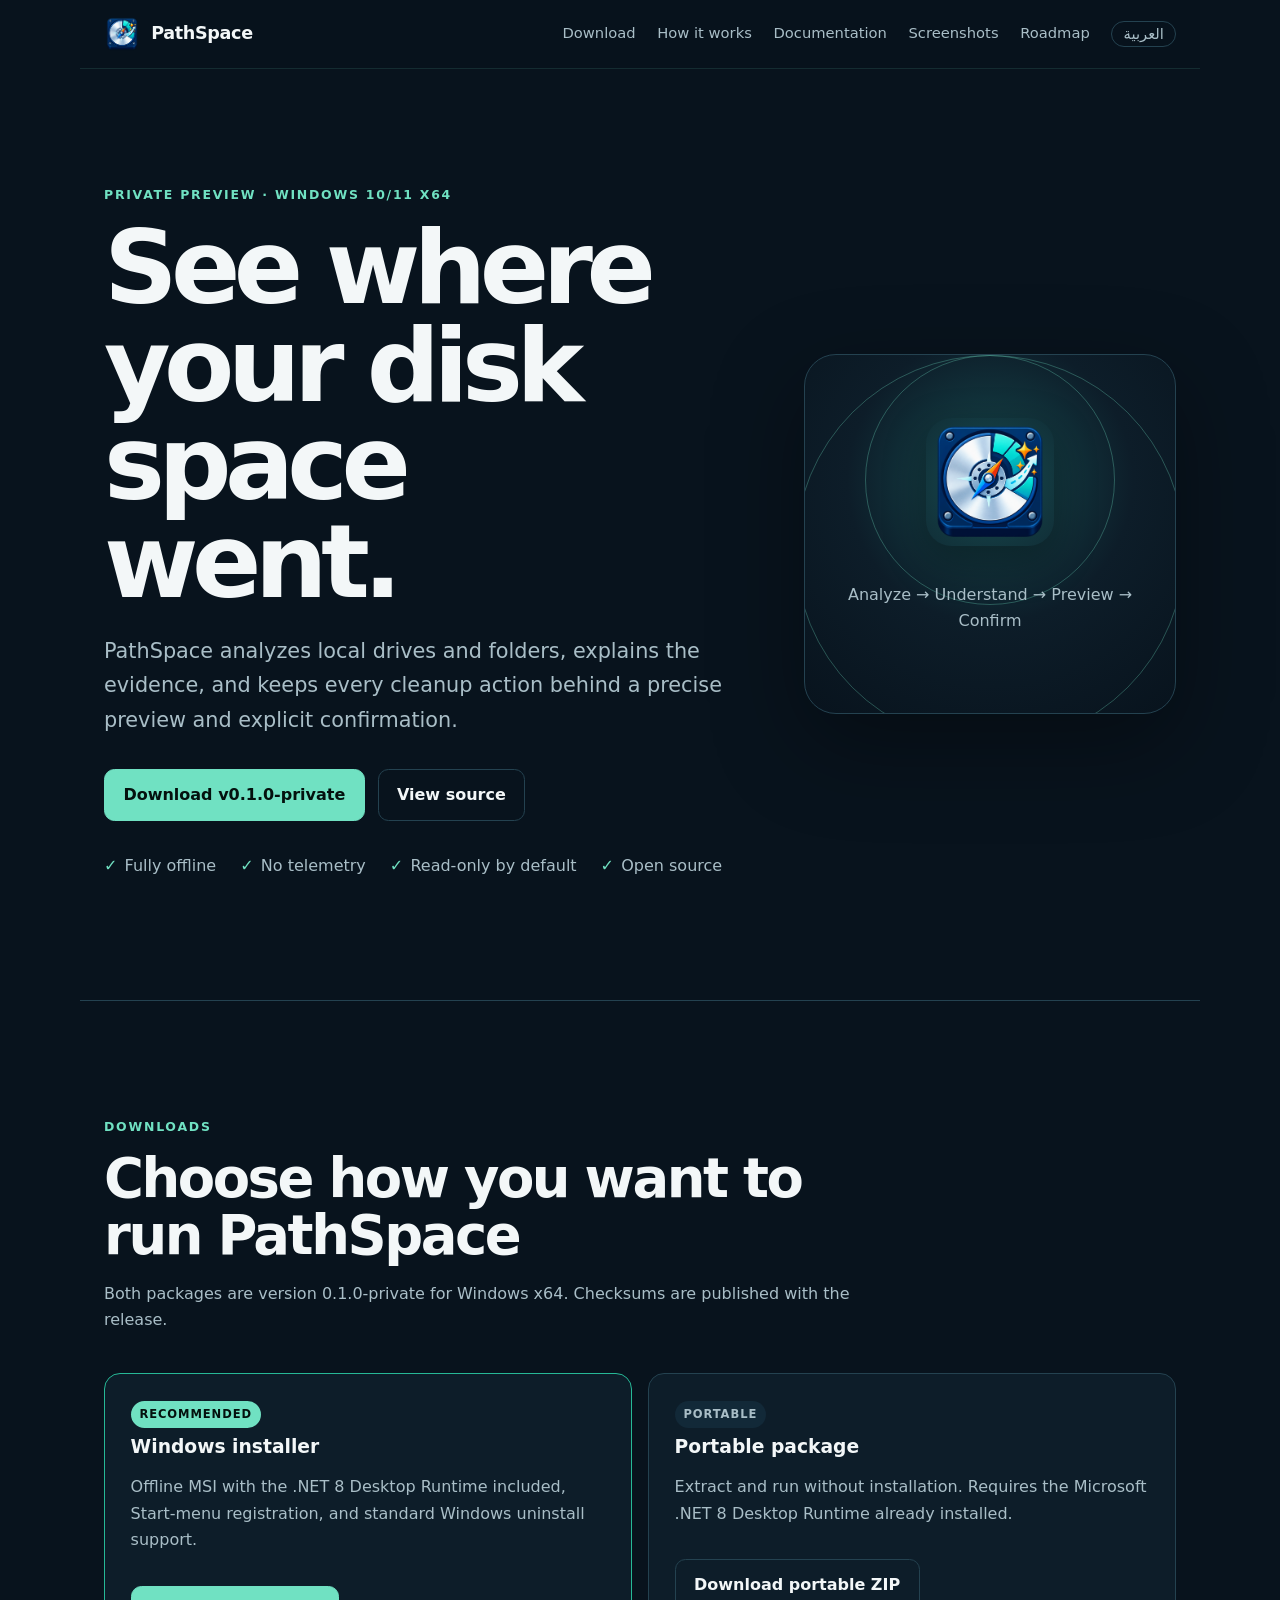
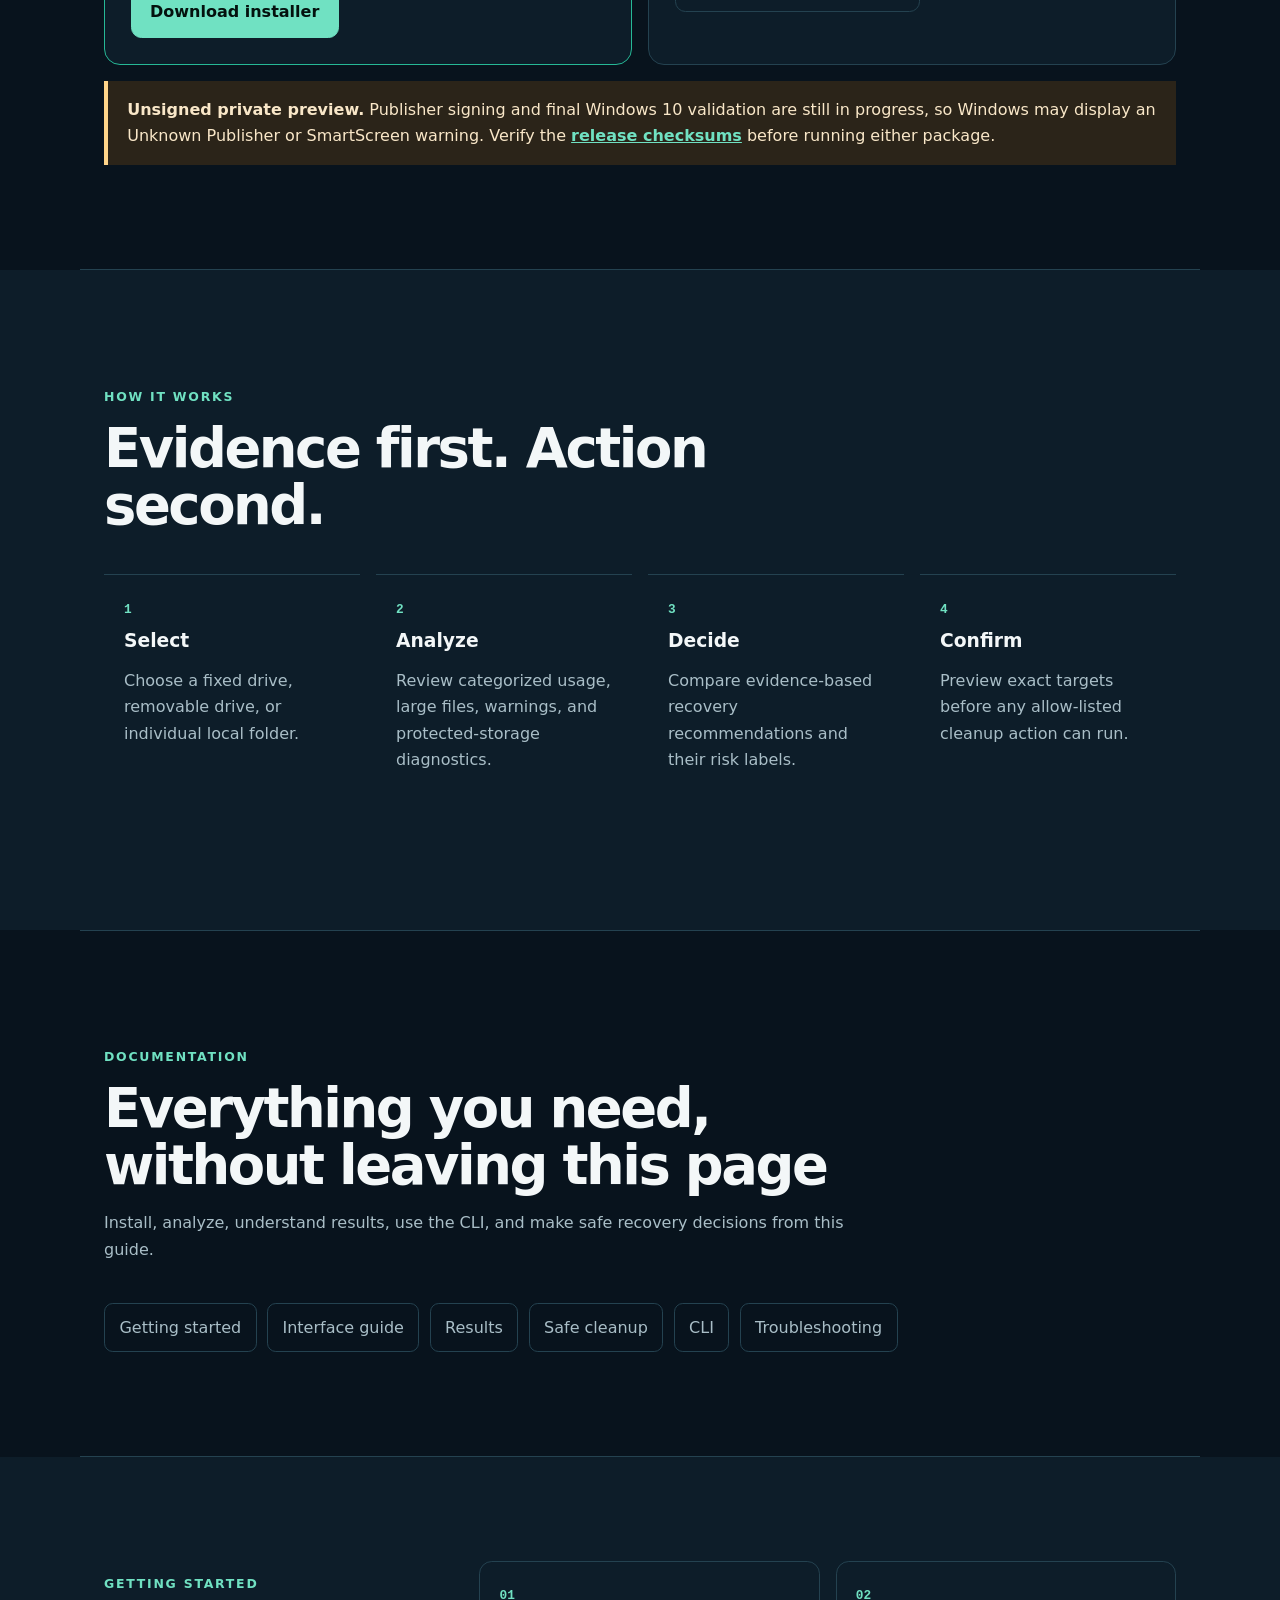
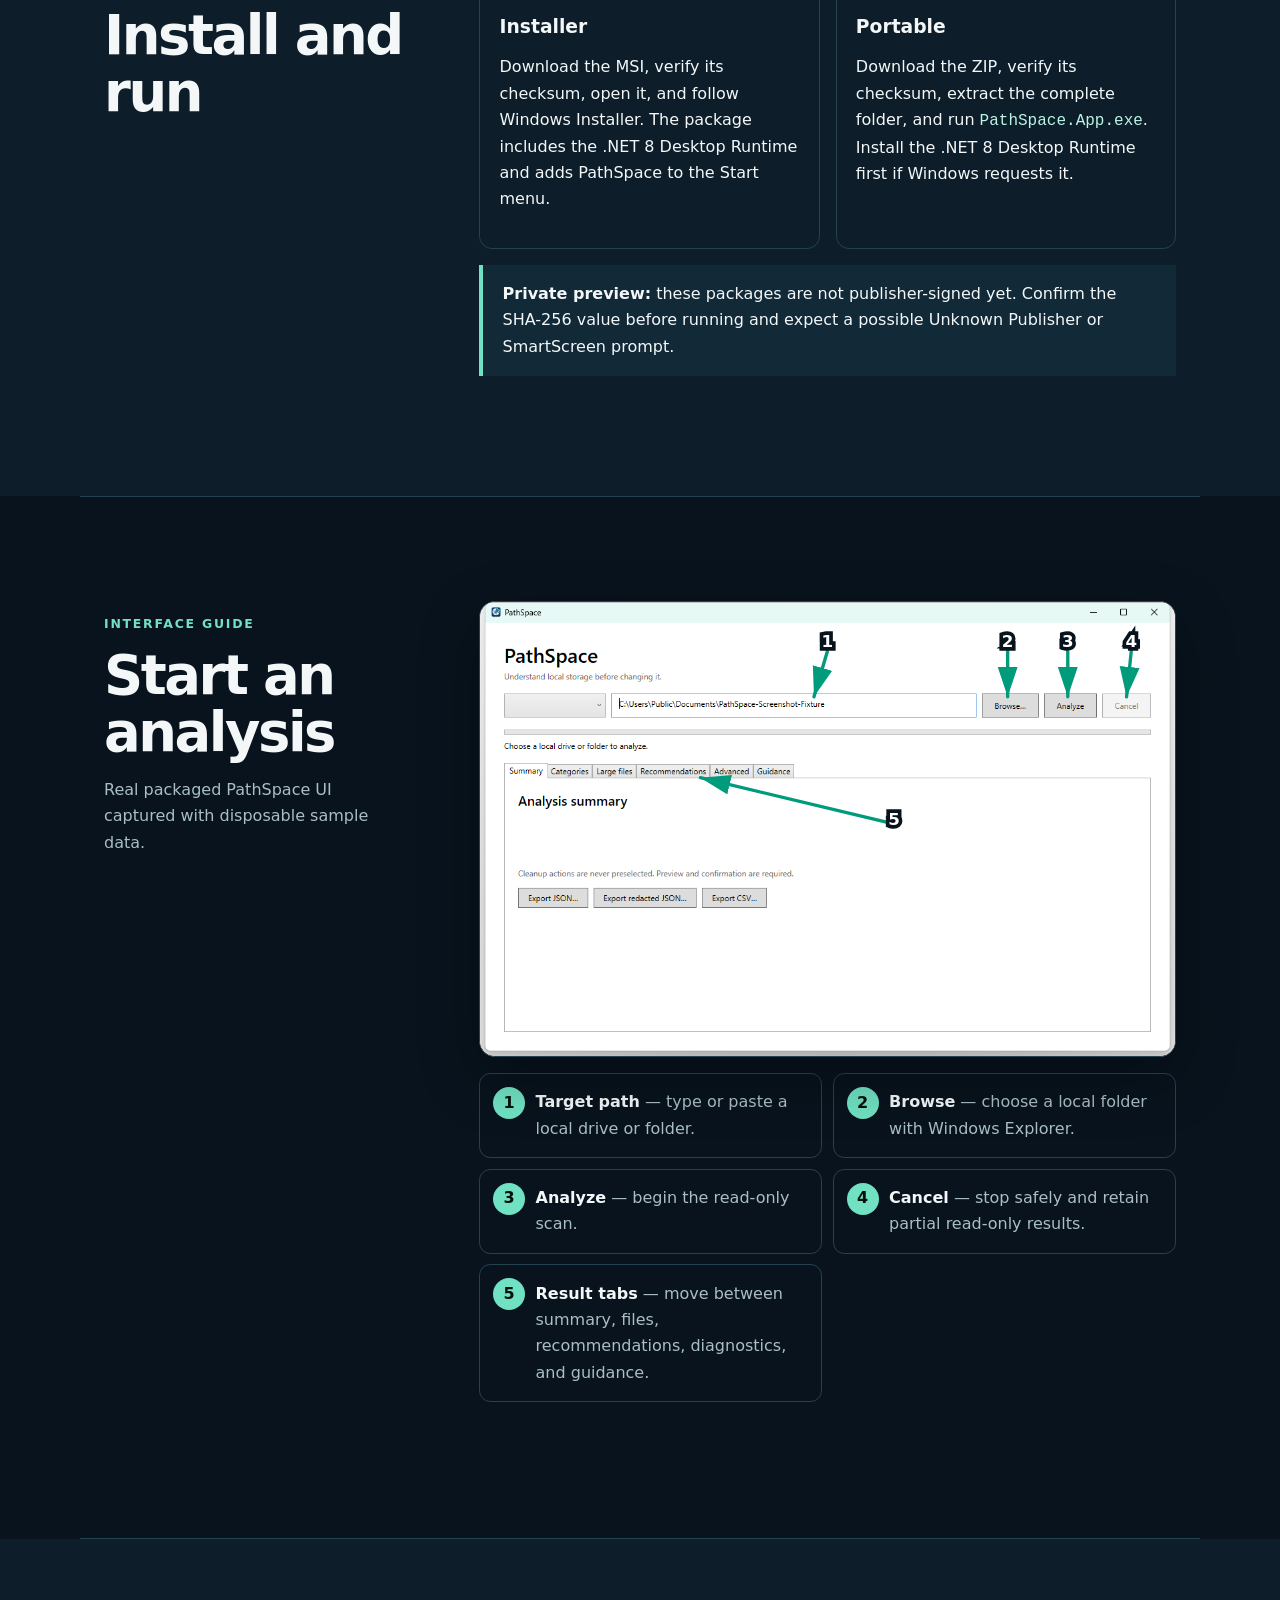
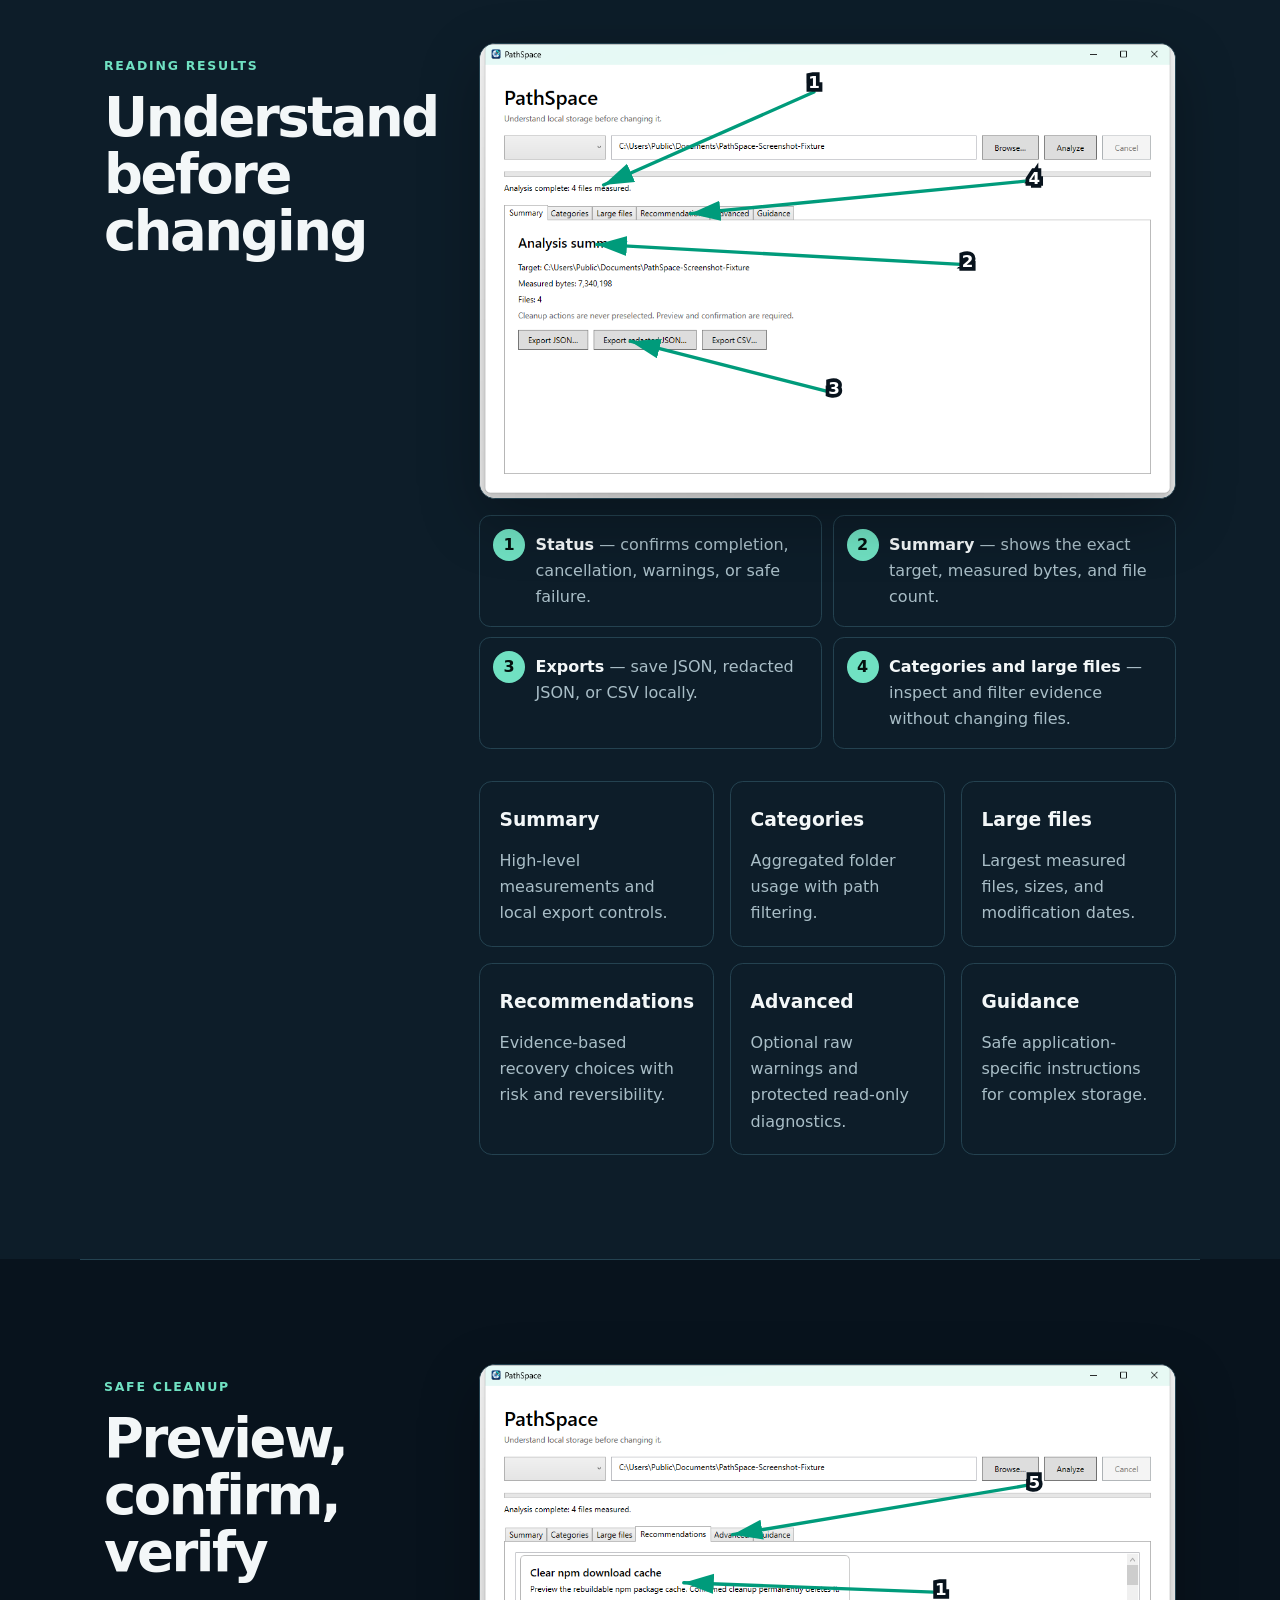
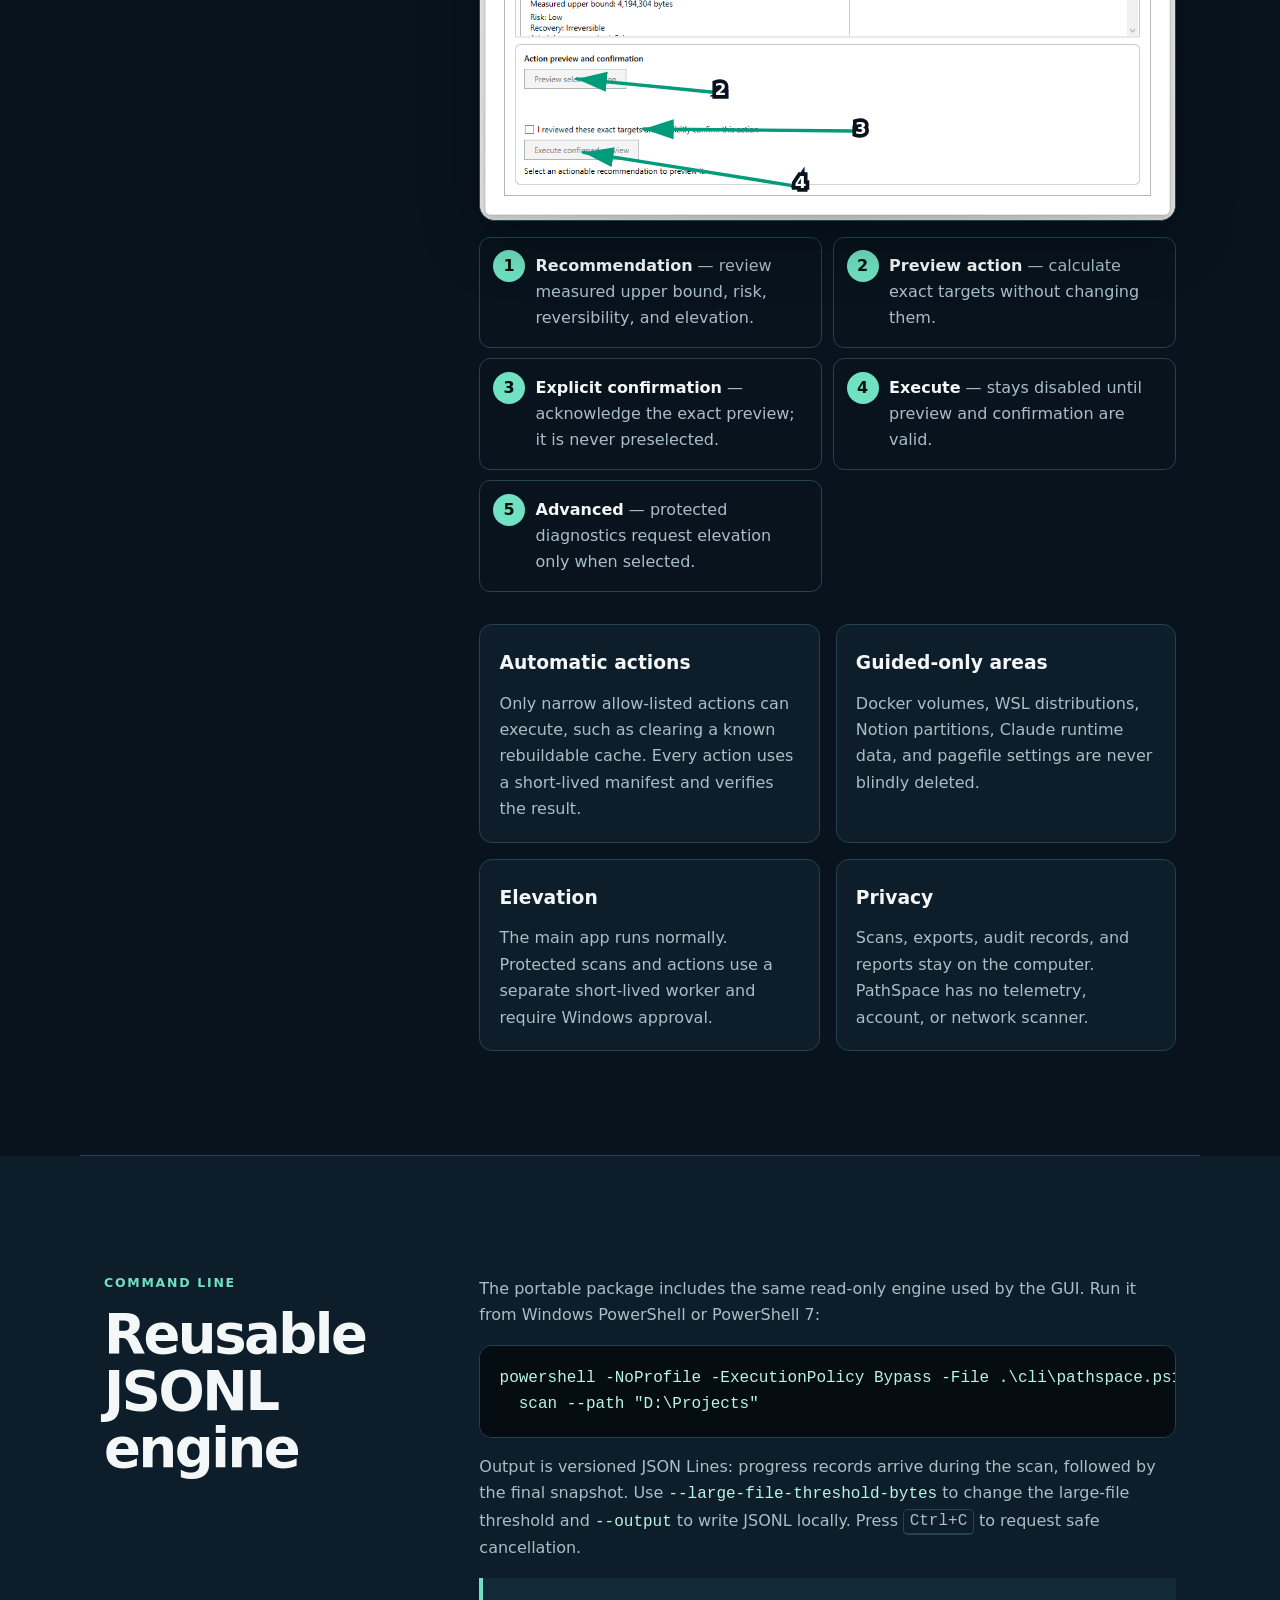
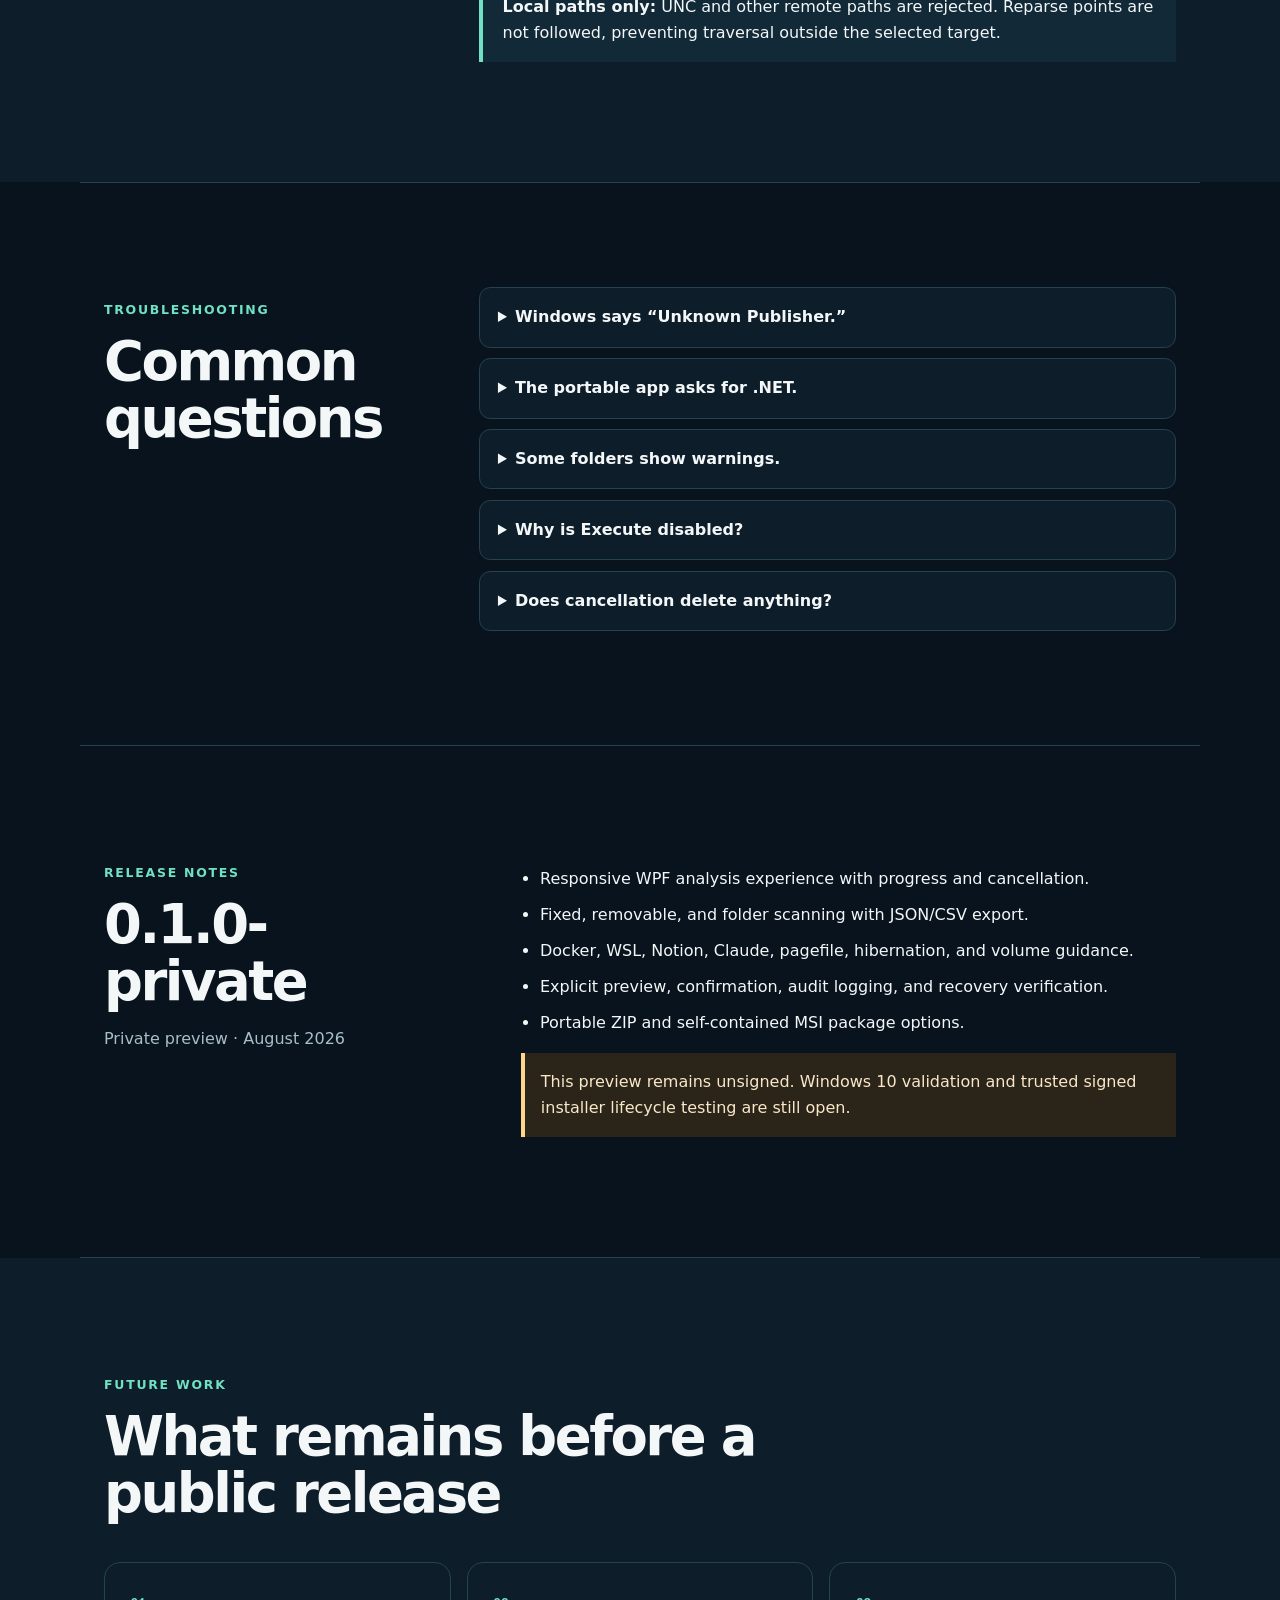
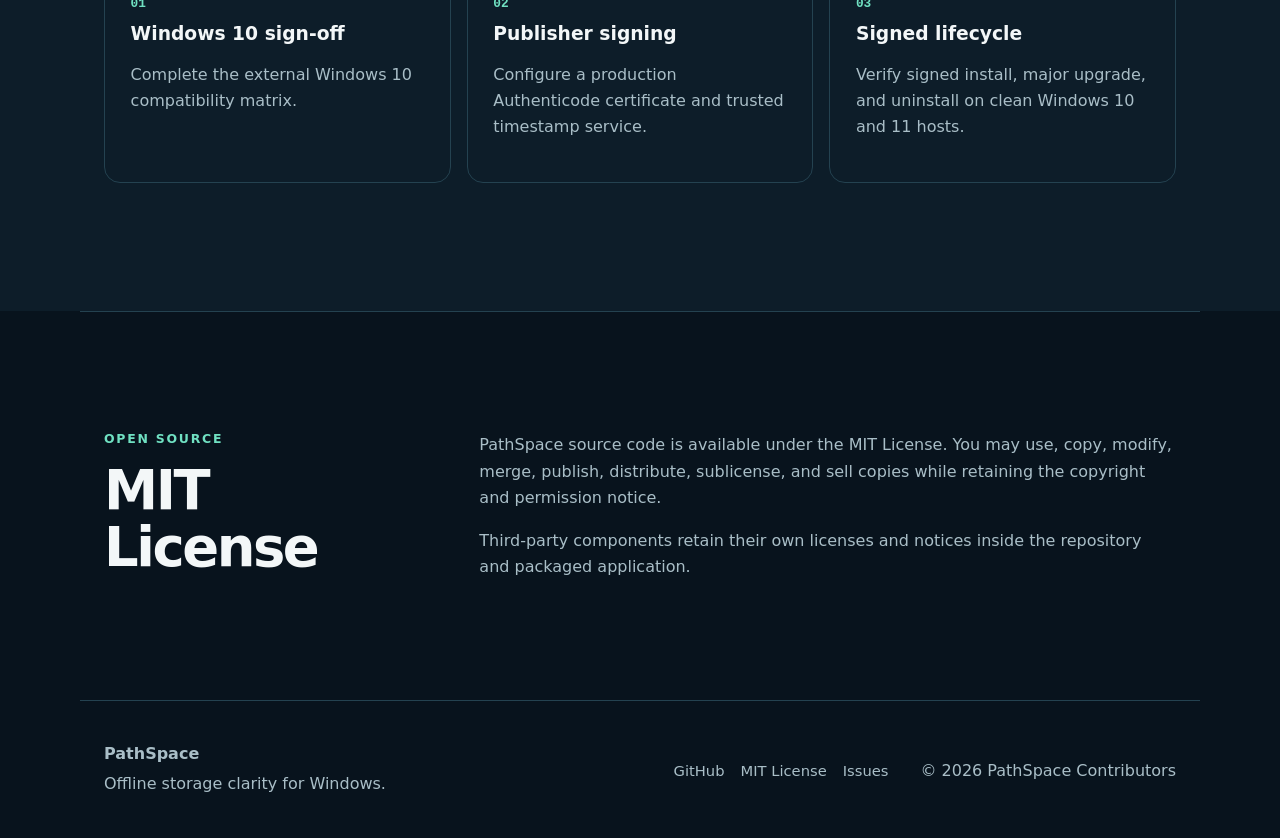
<file: site/index.html>
<!doctype html>
<html lang="en">
<head>
  <meta charset="utf-8">
  <meta name="viewport" content="width=device-width, initial-scale=1">
  <meta name="description" content="PathSpace is an offline Windows storage analyzer with evidence-based recovery guidance and explicitly confirmed cleanup actions.">
  <meta name="theme-color" content="#08131d">
  <title>PathSpace — Understand your storage</title>
  <link rel="alternate" hreflang="ar" href="ar/">
  <link rel="alternate" hreflang="en" href="./">
  <link rel="icon" href="assets/pathspace-icon.png">
  <link rel="stylesheet" href="styles.css">
</head>
<body>
  <a class="skip-link" href="#main">Skip to content</a>
  <header class="site-header">
    <a class="brand" href="#top" aria-label="PathSpace home">
      <img src="assets/pathspace-icon.png" alt="" width="36" height="36">
      <span>PathSpace</span>
    </a>
    <nav aria-label="Primary navigation">
      <a href="#downloads">Download</a>
      <a href="#how-it-works">How it works</a>
      <a href="#docs">Documentation</a>
      <a href="#interface">Screenshots</a>
      <a href="#roadmap">Roadmap</a>
      <a class="language-link" href="ar/" lang="ar" dir="rtl" aria-label="عرض الموقع باللغة العربية">العربية</a>
    </nav>
  </header>

  <main id="main">
    <section class="hero" id="top">
      <div class="hero-copy">
        <p class="eyebrow">Private preview · Windows 10/11 x64</p>
        <h1>See where your disk space went.</h1>
        <p class="lede">PathSpace analyzes local drives and folders, explains the evidence, and keeps every cleanup action behind a precise preview and explicit confirmation.</p>
        <div class="actions">
          <a class="button primary" href="#downloads">Download v0.1.0-private</a>
          <a class="button secondary" href="https://github.com/mohamed-mostafa-98/PathSpace">View source</a>
        </div>
        <ul class="trust-list" aria-label="Product guarantees">
          <li>Fully offline</li>
          <li>No telemetry</li>
          <li>Read-only by default</li>
          <li>Open source</li>
        </ul>
      </div>
      <div class="space-card" aria-label="PathSpace workflow summary">
        <div class="orbit orbit-one"></div>
        <div class="orbit orbit-two"></div>
        <img src="assets/pathspace-icon.png" alt="PathSpace application icon" width="128" height="128">
        <p>Analyze → Understand → Preview → Confirm</p>
      </div>
    </section>

    <section class="section" id="downloads">
      <div class="section-heading">
        <p class="eyebrow">Downloads</p>
        <h2>Choose how you want to run PathSpace</h2>
        <p>Both packages are version 0.1.0-private for Windows x64. Checksums are published with the release.</p>
      </div>
      <div class="download-grid">
        <article class="download-card featured">
          <span class="pill">Recommended</span>
          <h3>Windows installer</h3>
          <p>Offline MSI with the .NET 8 Desktop Runtime included, Start-menu registration, and standard Windows uninstall support.</p>
          <a class="button primary" href="https://github.com/mohamed-mostafa-98/PathSpace/releases/download/v0.1.0-private/PathSpace-0.1.0-win-x64.msi">Download installer</a>
        </article>
        <article class="download-card">
          <span class="pill neutral">Portable</span>
          <h3>Portable package</h3>
          <p>Extract and run without installation. Requires the Microsoft .NET 8 Desktop Runtime already installed.</p>
          <a class="button secondary" href="https://github.com/mohamed-mostafa-98/PathSpace/releases/download/v0.1.0-private/PathSpace-0.1.0-private-portable-win-x64.zip">Download portable ZIP</a>
        </article>
      </div>
      <aside class="warning" aria-label="Preview signing warning">
        <strong>Unsigned private preview.</strong> Publisher signing and final Windows 10 validation are still in progress, so Windows may display an Unknown Publisher or SmartScreen warning. Verify the <a href="https://github.com/mohamed-mostafa-98/PathSpace/releases/download/v0.1.0-private/SHA256SUMS-release.txt">release checksums</a> before running either package.
      </aside>
    </section>

    <section class="section tinted" id="how-it-works">
      <div class="section-heading">
        <p class="eyebrow">How it works</p>
        <h2>Evidence first. Action second.</h2>
      </div>
      <ol class="steps">
        <li><span>1</span><div><h3>Select</h3><p>Choose a fixed drive, removable drive, or individual local folder.</p></div></li>
        <li><span>2</span><div><h3>Analyze</h3><p>Review categorized usage, large files, warnings, and protected-storage diagnostics.</p></div></li>
        <li><span>3</span><div><h3>Decide</h3><p>Compare evidence-based recovery recommendations and their risk labels.</p></div></li>
        <li><span>4</span><div><h3>Confirm</h3><p>Preview exact targets before any allow-listed cleanup action can run.</p></div></li>
      </ol>
    </section>

    <section class="section" id="docs">
      <div class="section-heading">
        <p class="eyebrow">Documentation</p>
        <h2>Everything you need, without leaving this page</h2>
        <p>Install, analyze, understand results, use the CLI, and make safe recovery decisions from this guide.</p>
      </div>
      <div class="doc-nav" aria-label="Documentation sections">
        <a href="#getting-started">Getting started</a>
        <a href="#interface">Interface guide</a>
        <a href="#results-guide">Results</a>
        <a href="#safe-cleanup">Safe cleanup</a>
        <a href="#cli">CLI</a>
        <a href="#troubleshooting">Troubleshooting</a>
      </div>
    </section>

    <section class="section doc-section tinted" id="getting-started">
      <div class="doc-title"><p class="eyebrow">Getting started</p><h2>Install and run</h2></div>
      <div class="doc-content">
        <div class="doc-columns">
          <article><span class="doc-number">01</span><h3>Installer</h3><p>Download the MSI, verify its checksum, open it, and follow Windows Installer. The package includes the .NET 8 Desktop Runtime and adds PathSpace to the Start menu.</p></article>
          <article><span class="doc-number">02</span><h3>Portable</h3><p>Download the ZIP, verify its checksum, extract the complete folder, and run <code>PathSpace.App.exe</code>. Install the .NET 8 Desktop Runtime first if Windows requests it.</p></article>
        </div>
        <div class="note"><strong>Private preview:</strong> these packages are not publisher-signed yet. Confirm the SHA-256 value before running and expect a possible Unknown Publisher or SmartScreen prompt.</div>
      </div>
    </section>

    <section class="section doc-section" id="interface">
      <div class="doc-title"><p class="eyebrow">Interface guide</p><h2>Start an analysis</h2><p>Real packaged PathSpace UI captured with disposable sample data.</p></div>
      <div class="doc-content">
        <figure class="walkthrough">
          <div class="shot">
            <img src="assets/screenshots/pathspace-start.png" alt="PathSpace before analysis, showing the target field, Browse, Analyze, Cancel, result tabs, and export controls." width="1040" height="680">
            <svg class="shot-arrows" viewBox="0 0 1040 680" aria-hidden="true">
              <defs><marker id="arrow-start" markerWidth="10" markerHeight="10" refX="9" refY="3" orient="auto"><path d="M0,0 L0,6 L9,3 z"/></marker></defs>
              <g marker-end="url(#arrow-start)"><path d="M520 74 L500 142"/><path d="M790 74 L790 142"/><path d="M880 74 L880 142"/><path d="M975 74 L968 142"/><path d="M610 330 L330 263"/></g>
              <g class="arrow-labels"><text x="520" y="68">1</text><text x="790" y="68">2</text><text x="880" y="68">3</text><text x="975" y="68">4</text><text x="620" y="334">5</text></g>
            </svg>
          </div>
          <figcaption class="callout-grid">
            <div><span>1</span><p><strong>Target path</strong> — type or paste a local drive or folder.</p></div>
            <div><span>2</span><p><strong>Browse</strong> — choose a local folder with Windows Explorer.</p></div>
            <div><span>3</span><p><strong>Analyze</strong> — begin the read-only scan.</p></div>
            <div><span>4</span><p><strong>Cancel</strong> — stop safely and retain partial read-only results.</p></div>
            <div><span>5</span><p><strong>Result tabs</strong> — move between summary, files, recommendations, diagnostics, and guidance.</p></div>
          </figcaption>
        </figure>
      </div>
    </section>

    <section class="section doc-section tinted" id="results-guide">
      <div class="doc-title"><p class="eyebrow">Reading results</p><h2>Understand before changing</h2></div>
      <div class="doc-content">
        <figure class="walkthrough">
          <div class="shot">
            <img src="assets/screenshots/pathspace-results.png" alt="Completed PathSpace analysis with status, summary measurements, tabs, and export buttons." width="1040" height="680">
            <svg class="shot-arrows" viewBox="0 0 1040 680" aria-hidden="true">
              <defs><marker id="arrow-results" markerWidth="10" markerHeight="10" refX="9" refY="3" orient="auto"><path d="M0,0 L0,6 L9,3 z"/></marker></defs>
              <g marker-end="url(#arrow-results)"><path d="M500 72 L185 211"/><path d="M720 330 L175 300"/><path d="M520 520 L225 445"/><path d="M820 205 L315 254"/></g>
              <g class="arrow-labels"><text x="500" y="66">1</text><text x="730" y="334">2</text><text x="530" y="524">3</text><text x="830" y="209">4</text></g>
            </svg>
          </div>
          <figcaption class="callout-grid">
            <div><span>1</span><p><strong>Status</strong> — confirms completion, cancellation, warnings, or safe failure.</p></div>
            <div><span>2</span><p><strong>Summary</strong> — shows the exact target, measured bytes, and file count.</p></div>
            <div><span>3</span><p><strong>Exports</strong> — save JSON, redacted JSON, or CSV locally.</p></div>
            <div><span>4</span><p><strong>Categories and large files</strong> — inspect and filter evidence without changing files.</p></div>
          </figcaption>
        </figure>
        <div class="result-tabs">
          <article><h3>Summary</h3><p>High-level measurements and local export controls.</p></article>
          <article><h3>Categories</h3><p>Aggregated folder usage with path filtering.</p></article>
          <article><h3>Large files</h3><p>Largest measured files, sizes, and modification dates.</p></article>
          <article><h3>Recommendations</h3><p>Evidence-based recovery choices with risk and reversibility.</p></article>
          <article><h3>Advanced</h3><p>Optional raw warnings and protected read-only diagnostics.</p></article>
          <article><h3>Guidance</h3><p>Safe application-specific instructions for complex storage.</p></article>
        </div>
      </div>
    </section>

    <section class="section doc-section" id="safe-cleanup">
      <div class="doc-title"><p class="eyebrow">Safe cleanup</p><h2>Preview, confirm, verify</h2></div>
      <div class="doc-content">
        <figure class="walkthrough">
          <div class="shot">
            <img src="assets/screenshots/pathspace-recommendations.png" alt="PathSpace Recommendations tab with a recovery recommendation, preview control, confirmation checkbox, and disabled execute button." width="1040" height="680">
            <svg class="shot-arrows" viewBox="0 0 1040 680" aria-hidden="true">
              <defs><marker id="arrow-actions" markerWidth="10" markerHeight="10" refX="9" refY="3" orient="auto"><path d="M0,0 L0,6 L9,3 z"/></marker></defs>
              <g marker-end="url(#arrow-actions)"><path d="M680 340 L305 326"/><path d="M350 490 L145 470"/><path d="M560 548 L245 545"/><path d="M470 630 L155 580"/><path d="M820 180 L378 254"/></g>
              <g class="arrow-labels"><text x="690" y="344">1</text><text x="360" y="494">2</text><text x="570" y="552">3</text><text x="480" y="634">4</text><text x="830" y="184">5</text></g>
            </svg>
          </div>
          <figcaption class="callout-grid">
            <div><span>1</span><p><strong>Recommendation</strong> — review measured upper bound, risk, reversibility, and elevation.</p></div>
            <div><span>2</span><p><strong>Preview action</strong> — calculate exact targets without changing them.</p></div>
            <div><span>3</span><p><strong>Explicit confirmation</strong> — acknowledge the exact preview; it is never preselected.</p></div>
            <div><span>4</span><p><strong>Execute</strong> — stays disabled until preview and confirmation are valid.</p></div>
            <div><span>5</span><p><strong>Advanced</strong> — protected diagnostics request elevation only when selected.</p></div>
          </figcaption>
        </figure>
        <div class="safety-grid">
          <article><h3>Automatic actions</h3><p>Only narrow allow-listed actions can execute, such as clearing a known rebuildable cache. Every action uses a short-lived manifest and verifies the result.</p></article>
          <article><h3>Guided-only areas</h3><p>Docker volumes, WSL distributions, Notion partitions, Claude runtime data, and pagefile settings are never blindly deleted.</p></article>
          <article><h3>Elevation</h3><p>The main app runs normally. Protected scans and actions use a separate short-lived worker and require Windows approval.</p></article>
          <article><h3>Privacy</h3><p>Scans, exports, audit records, and reports stay on the computer. PathSpace has no telemetry, account, or network scanner.</p></article>
        </div>
      </div>
    </section>

    <section class="section doc-section tinted" id="cli">
      <div class="doc-title"><p class="eyebrow">Command line</p><h2>Reusable JSONL engine</h2></div>
      <div class="doc-content">
        <p>The portable package includes the same read-only engine used by the GUI. Run it from Windows PowerShell or PowerShell 7:</p>
        <pre><code>powershell -NoProfile -ExecutionPolicy Bypass -File .\cli\pathspace.ps1 `
  scan --path "D:\Projects"</code></pre>
        <p>Output is versioned JSON Lines: progress records arrive during the scan, followed by the final snapshot. Use <code>--large-file-threshold-bytes</code> to change the large-file threshold and <code>--output</code> to write JSONL locally. Press <kbd>Ctrl+C</kbd> to request safe cancellation.</p>
        <div class="note"><strong>Local paths only:</strong> UNC and other remote paths are rejected. Reparse points are not followed, preventing traversal outside the selected target.</div>
      </div>
    </section>

    <section class="section doc-section" id="troubleshooting">
      <div class="doc-title"><p class="eyebrow">Troubleshooting</p><h2>Common questions</h2></div>
      <div class="doc-content faq">
        <details><summary>Windows says “Unknown Publisher.”</summary><p>Version 0.1.0-private is intentionally labeled unsigned. Verify the published SHA-256 checksum before running. Production signing remains a tracked release gate.</p></details>
        <details><summary>The portable app asks for .NET.</summary><p>Install the Microsoft .NET 8 Desktop Runtime for Windows x64, or use the MSI, which embeds the required runtime.</p></details>
        <details><summary>Some folders show warnings.</summary><p>Access-denied and disappearing-file warnings are expected during a live scan. PathSpace continues safely and reports what it could measure.</p></details>
        <details><summary>Why is Execute disabled?</summary><p>Select an actionable recommendation, build its preview, inspect every target, then select the explicit confirmation checkbox. Guided-only recommendations never enable execution.</p></details>
        <details><summary>Does cancellation delete anything?</summary><p>No. Cancelling analysis returns partial read-only results and keeps cleanup execution disabled.</p></details>
      </div>
    </section>

    <section class="section split" id="release-notes">
      <div>
        <p class="eyebrow">Release notes</p>
        <h2>0.1.0-private</h2>
        <p class="release-date">Private preview · August 2026</p>
      </div>
      <div>
        <ul class="release-list">
          <li>Responsive WPF analysis experience with progress and cancellation.</li>
          <li>Fixed, removable, and folder scanning with JSON/CSV export.</li>
          <li>Docker, WSL, Notion, Claude, pagefile, hibernation, and volume guidance.</li>
          <li>Explicit preview, confirmation, audit logging, and recovery verification.</li>
          <li>Portable ZIP and self-contained MSI package options.</li>
        </ul>
        <p class="release-note">This preview remains unsigned. Windows 10 validation and trusted signed installer lifecycle testing are still open.</p>
      </div>
    </section>

    <section class="section tinted" id="roadmap">
      <div class="section-heading">
        <p class="eyebrow">Future work</p>
        <h2>What remains before a public release</h2>
      </div>
      <div class="roadmap-grid">
        <article><span>01</span><h3>Windows 10 sign-off</h3><p>Complete the external Windows 10 compatibility matrix.</p></article>
        <article><span>02</span><h3>Publisher signing</h3><p>Configure a production Authenticode certificate and trusted timestamp service.</p></article>
        <article><span>03</span><h3>Signed lifecycle</h3><p>Verify signed install, major upgrade, and uninstall on clean Windows 10 and 11 hosts.</p></article>
      </div>
    </section>

    <section class="section doc-section" id="license">
      <div class="doc-title"><p class="eyebrow">Open source</p><h2>MIT License</h2></div>
      <div class="doc-content"><p>PathSpace source code is available under the MIT License. You may use, copy, modify, merge, publish, distribute, sublicense, and sell copies while retaining the copyright and permission notice.</p><p>Third-party components retain their own licenses and notices inside the repository and packaged application.</p></div>
    </section>
  </main>

  <footer>
    <div><strong>PathSpace</strong><p>Offline storage clarity for Windows.</p></div>
    <div class="footer-links">
      <a href="https://github.com/mohamed-mostafa-98/PathSpace">GitHub</a>
      <a href="#license">MIT License</a>
      <a href="https://github.com/mohamed-mostafa-98/PathSpace/issues">Issues</a>
    </div>
    <p>© <span id="year">2026</span> PathSpace Contributors</p>
  </footer>
  <script src="app.js"></script>
</body>
</html>
</file>
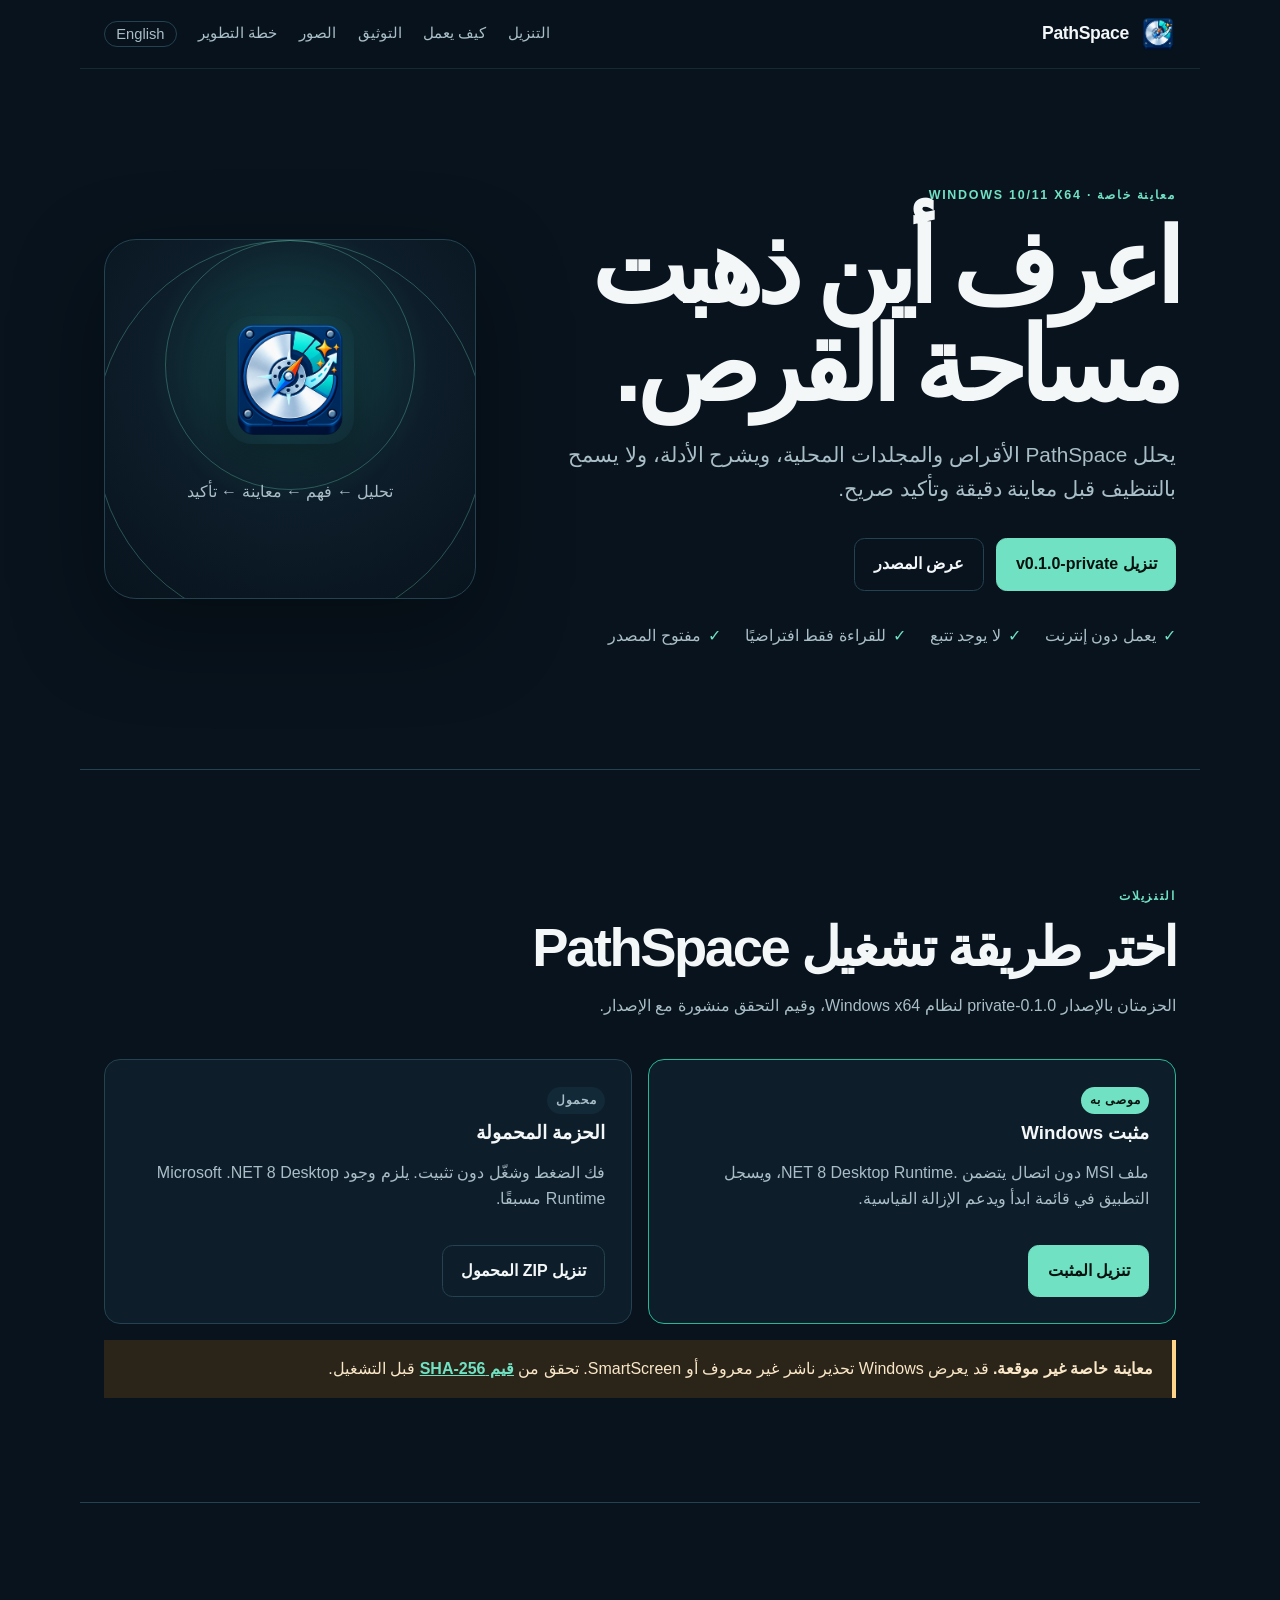
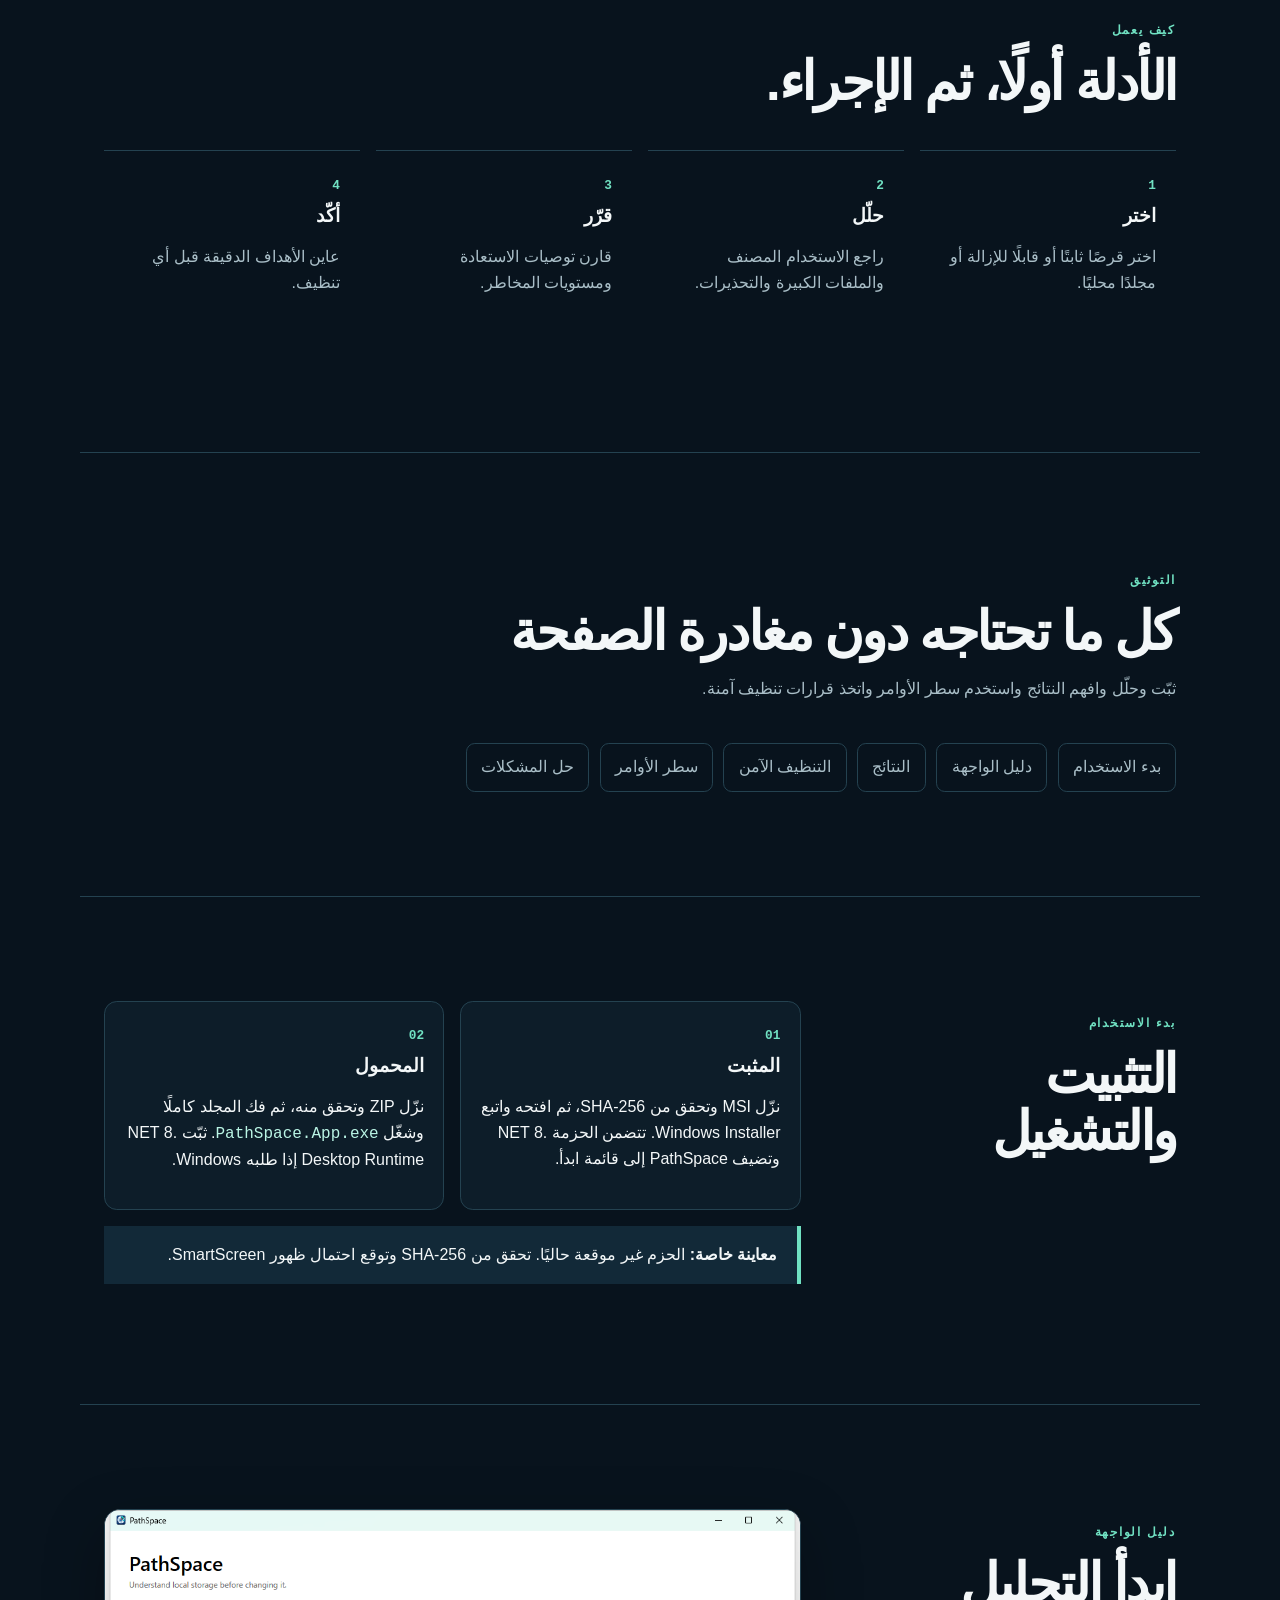
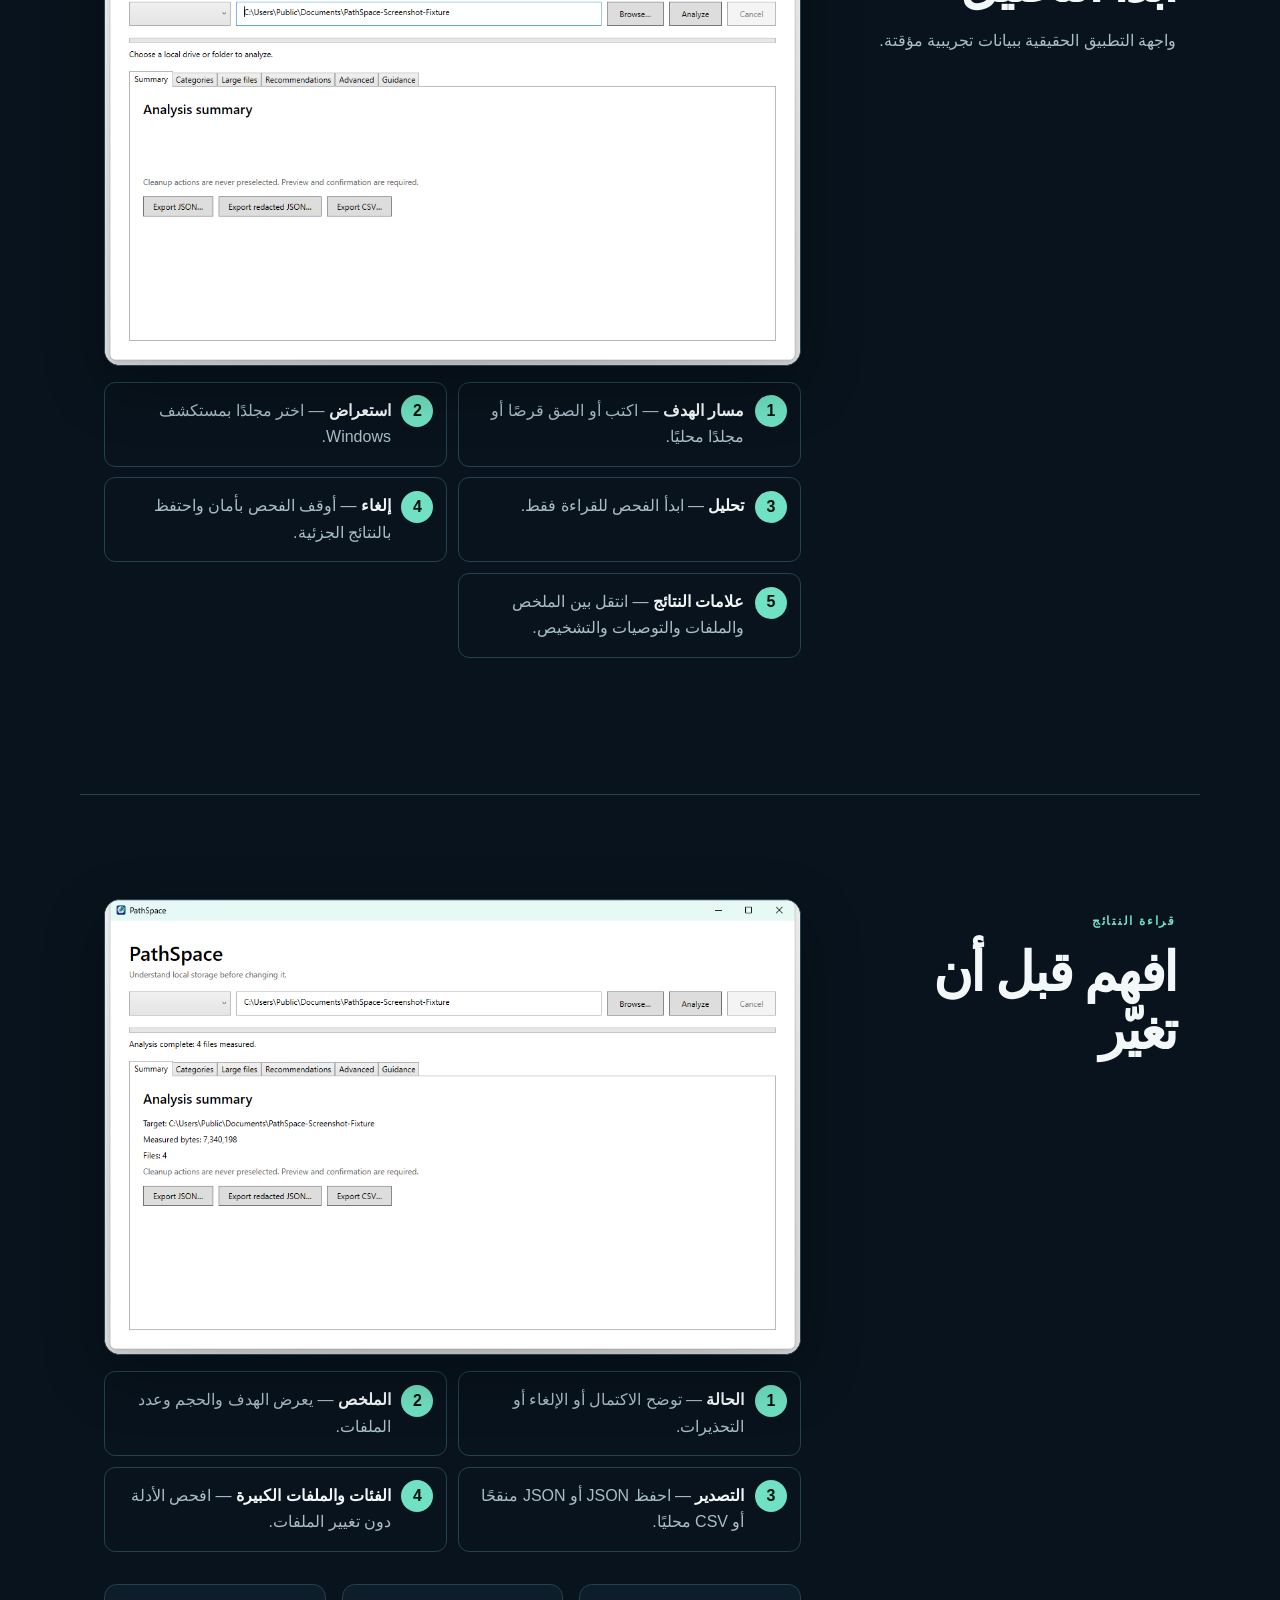
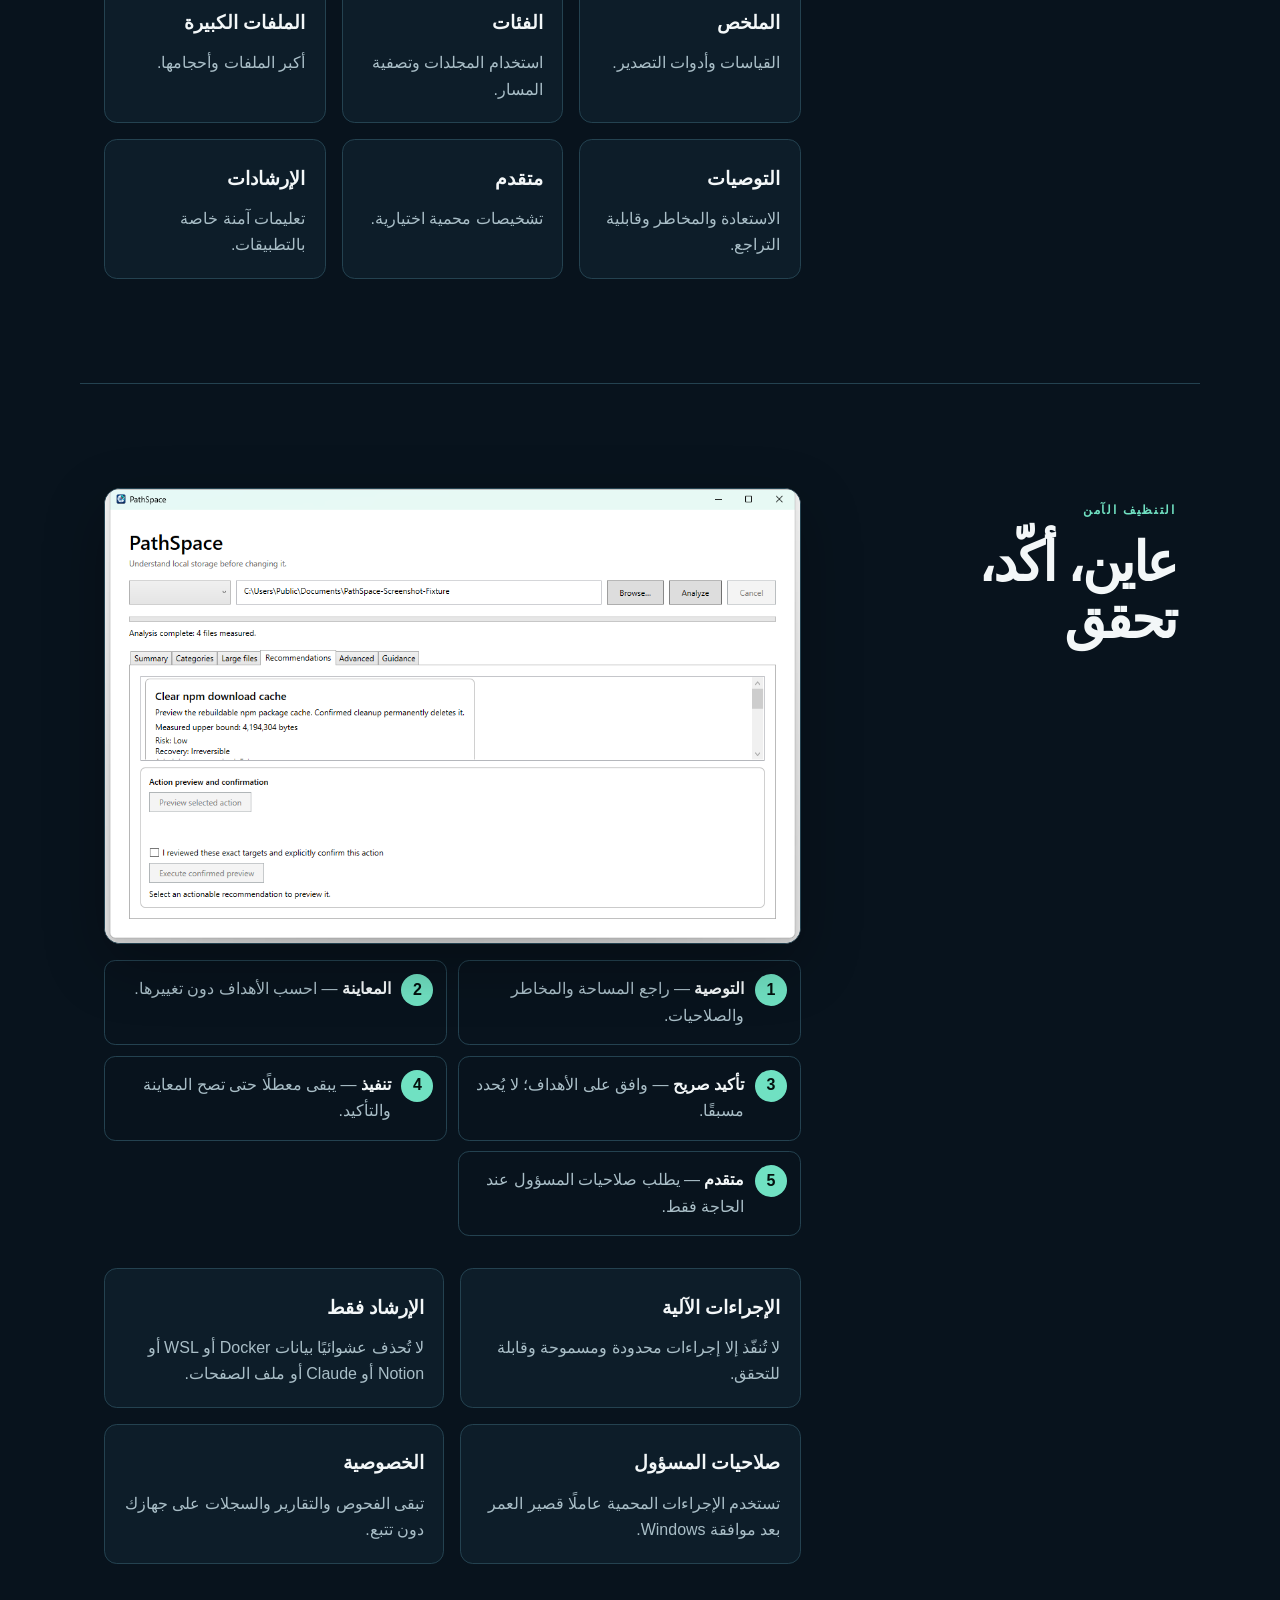
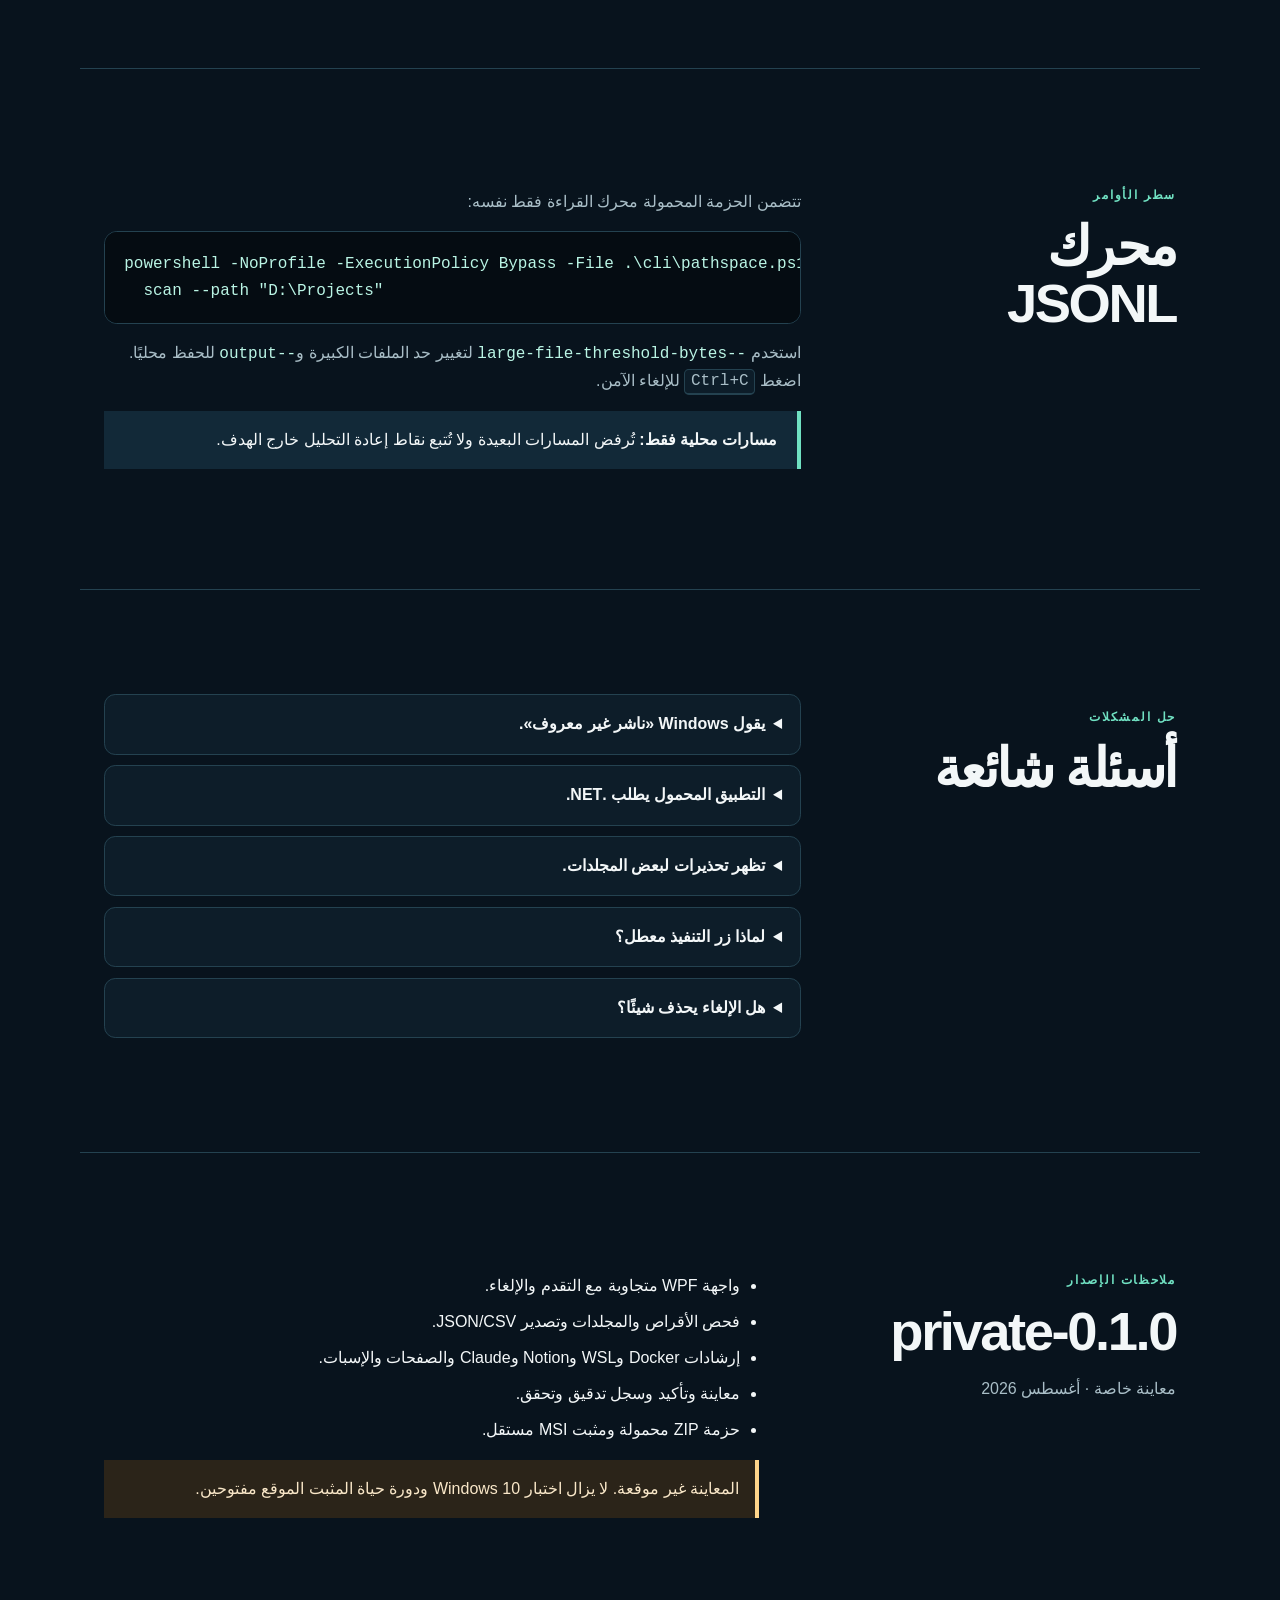
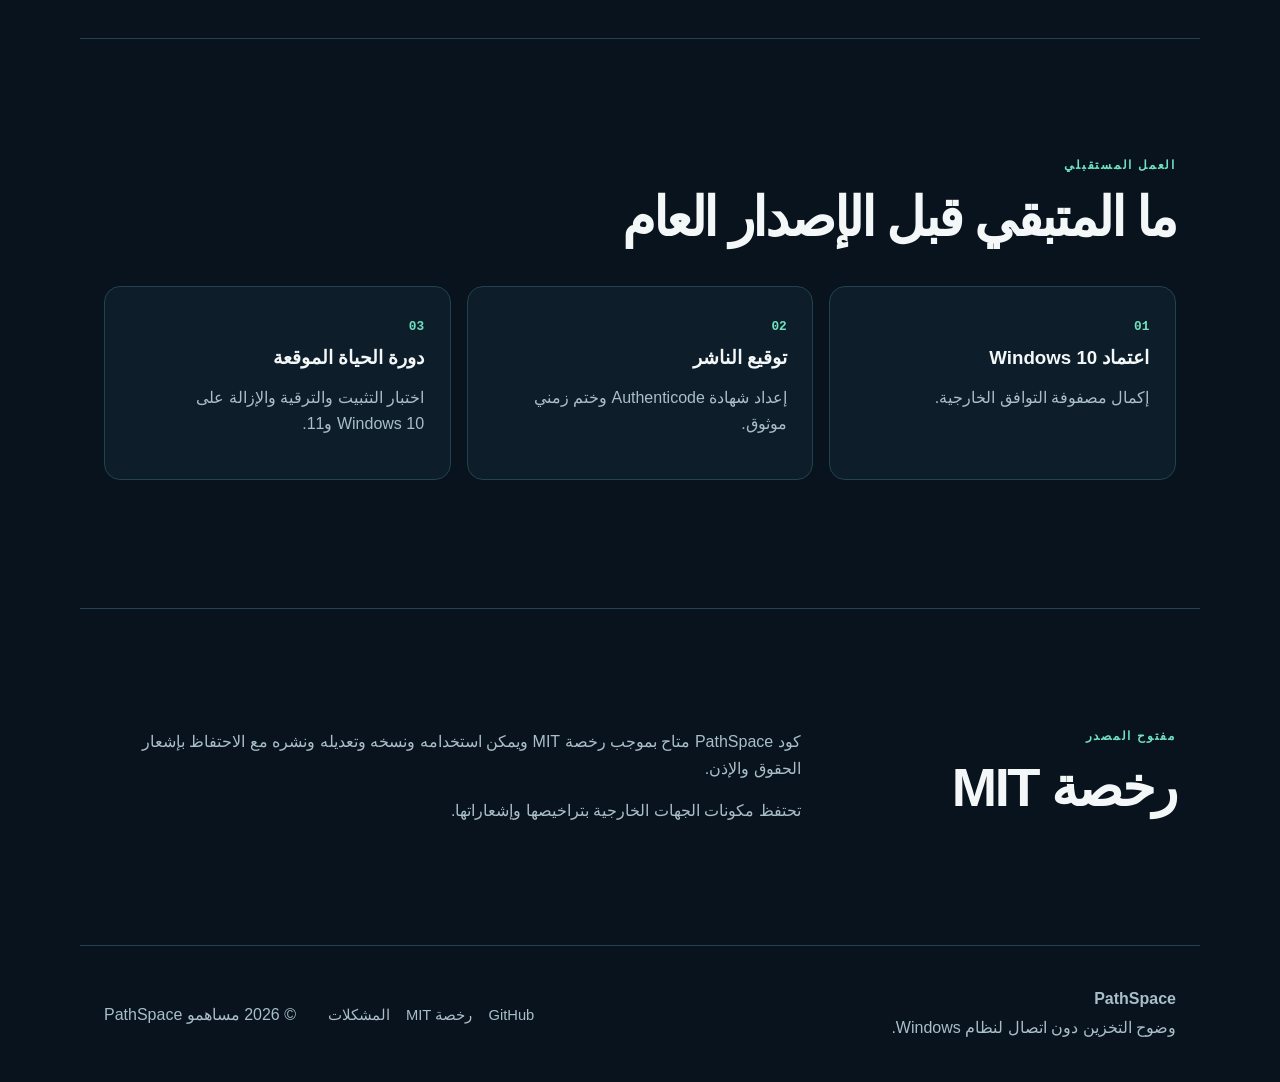
<file: site/ar/index.html>
<!doctype html>
<html lang="ar" dir="rtl">
<head>
  <meta charset="utf-8"><meta name="viewport" content="width=device-width, initial-scale=1">
  <meta name="description" content="PathSpace محلل تخزين محلي لنظام Windows يقدم إرشادات استعادة مبنية على الأدلة وتنظيفًا يتطلب تأكيدًا صريحًا.">
  <meta name="theme-color" content="#08131d"><title>PathSpace — افهم أين تُستخدم مساحة التخزين</title>
  <link rel="alternate" hreflang="en" href="../"><link rel="alternate" hreflang="ar" href="./">
  <link rel="icon" href="../assets/pathspace-icon.png"><link rel="stylesheet" href="../styles.css">
</head>
<body>
  <a class="skip-link" href="#main">انتقل إلى المحتوى</a>
  <header class="site-header"><a class="brand" href="#top" aria-label="الصفحة الرئيسية لـ PathSpace"><img src="../assets/pathspace-icon.png" alt="" width="36" height="36"><span>PathSpace</span></a><nav aria-label="التنقل الرئيسي"><a href="#downloads">التنزيل</a><a href="#how-it-works">كيف يعمل</a><a href="#docs">التوثيق</a><a href="#interface">الصور</a><a href="#roadmap">خطة التطوير</a><a class="language-link" href="../" lang="en" dir="ltr" aria-label="View site in English">English</a></nav></header>
  <main id="main">
    <section class="hero" id="top"><div class="hero-copy"><p class="eyebrow">معاينة خاصة · Windows 10/11 x64</p><h1>اعرف أين ذهبت مساحة القرص.</h1><p class="lede">يحلل PathSpace الأقراص والمجلدات المحلية، ويشرح الأدلة، ولا يسمح بالتنظيف قبل معاينة دقيقة وتأكيد صريح.</p><div class="actions"><a class="button primary" href="#downloads">تنزيل v0.1.0-private</a><a class="button secondary" href="https://github.com/mohamed-mostafa-98/PathSpace">عرض المصدر</a></div><ul class="trust-list" aria-label="ضمانات المنتج"><li>يعمل دون إنترنت</li><li>لا يوجد تتبع</li><li>للقراءة فقط افتراضيًا</li><li>مفتوح المصدر</li></ul></div><div class="space-card" aria-label="ملخص سير العمل"><div class="orbit orbit-one"></div><div class="orbit orbit-two"></div><img src="../assets/pathspace-icon.png" alt="أيقونة PathSpace" width="128" height="128"><p>تحليل ← فهم ← معاينة ← تأكيد</p></div></section>

    <section class="section" id="downloads"><div class="section-heading"><p class="eyebrow">التنزيلات</p><h2>اختر طريقة تشغيل PathSpace</h2><p>الحزمتان بالإصدار 0.1.0-private لنظام Windows x64، وقيم التحقق منشورة مع الإصدار.</p></div><div class="download-grid"><article class="download-card featured"><span class="pill">موصى به</span><h3>مثبت Windows</h3><p>ملف MSI دون اتصال يتضمن .NET 8 Desktop Runtime، ويسجل التطبيق في قائمة ابدأ ويدعم الإزالة القياسية.</p><a class="button primary" href="https://github.com/mohamed-mostafa-98/PathSpace/releases/download/v0.1.0-private/PathSpace-0.1.0-win-x64.msi">تنزيل المثبت</a></article><article class="download-card"><span class="pill neutral">محمول</span><h3>الحزمة المحمولة</h3><p>فك الضغط وشغّل دون تثبيت. يلزم وجود Microsoft .NET 8 Desktop Runtime مسبقًا.</p><a class="button secondary" href="https://github.com/mohamed-mostafa-98/PathSpace/releases/download/v0.1.0-private/PathSpace-0.1.0-private-portable-win-x64.zip">تنزيل ZIP المحمول</a></article></div><aside class="warning" aria-label="تحذير توقيع المعاينة"><strong>معاينة خاصة غير موقعة.</strong> قد يعرض Windows تحذير ناشر غير معروف أو SmartScreen. تحقق من <a href="https://github.com/mohamed-mostafa-98/PathSpace/releases/download/v0.1.0-private/SHA256SUMS-release.txt">قيم SHA-256</a> قبل التشغيل.</aside></section>

    <section class="section tinted" id="how-it-works"><div class="section-heading"><p class="eyebrow">كيف يعمل</p><h2>الأدلة أولًا، ثم الإجراء.</h2></div><ol class="steps"><li><span>1</span><div><h3>اختر</h3><p>اختر قرصًا ثابتًا أو قابلًا للإزالة أو مجلدًا محليًا.</p></div></li><li><span>2</span><div><h3>حلّل</h3><p>راجع الاستخدام المصنف والملفات الكبيرة والتحذيرات.</p></div></li><li><span>3</span><div><h3>قرّر</h3><p>قارن توصيات الاستعادة ومستويات المخاطر.</p></div></li><li><span>4</span><div><h3>أكّد</h3><p>عاين الأهداف الدقيقة قبل أي تنظيف.</p></div></li></ol></section>

    <section class="section" id="docs"><div class="section-heading"><p class="eyebrow">التوثيق</p><h2>كل ما تحتاجه دون مغادرة الصفحة</h2><p>ثبّت وحلّل وافهم النتائج واستخدم سطر الأوامر واتخذ قرارات تنظيف آمنة.</p></div><div class="doc-nav" aria-label="أقسام التوثيق"><a href="#getting-started">بدء الاستخدام</a><a href="#interface">دليل الواجهة</a><a href="#results-guide">النتائج</a><a href="#safe-cleanup">التنظيف الآمن</a><a href="#cli">سطر الأوامر</a><a href="#troubleshooting">حل المشكلات</a></div></section>

    <section class="section doc-section tinted" id="getting-started"><div class="doc-title"><p class="eyebrow">بدء الاستخدام</p><h2>التثبيت والتشغيل</h2></div><div class="doc-content"><div class="doc-columns"><article><span class="doc-number">01</span><h3>المثبت</h3><p>نزّل MSI وتحقق من SHA-256، ثم افتحه واتبع Windows Installer. تتضمن الحزمة .NET 8 وتضيف PathSpace إلى قائمة ابدأ.</p></article><article><span class="doc-number">02</span><h3>المحمول</h3><p>نزّل ZIP وتحقق منه، ثم فك المجلد كاملًا وشغّل <code>PathSpace.App.exe</code>. ثبّت .NET 8 Desktop Runtime إذا طلبه Windows.</p></article></div><div class="note"><strong>معاينة خاصة:</strong> الحزم غير موقعة حاليًا. تحقق من SHA-256 وتوقع احتمال ظهور SmartScreen.</div></div></section>

    <section class="section doc-section" id="interface"><div class="doc-title"><p class="eyebrow">دليل الواجهة</p><h2>ابدأ التحليل</h2><p>واجهة التطبيق الحقيقية ببيانات تجريبية مؤقتة.</p></div><div class="doc-content"><figure class="walkthrough"><div class="shot"><img src="../assets/screenshots/pathspace-start.png" alt="واجهة PathSpace قبل التحليل وتعرض الهدف وأزرار الاستعراض والتحليل والإلغاء." width="1040" height="680"></div><figcaption class="callout-grid"><div><span>1</span><p><strong>مسار الهدف</strong> — اكتب أو الصق قرصًا أو مجلدًا محليًا.</p></div><div><span>2</span><p><strong>استعراض</strong> — اختر مجلدًا بمستكشف Windows.</p></div><div><span>3</span><p><strong>تحليل</strong> — ابدأ الفحص للقراءة فقط.</p></div><div><span>4</span><p><strong>إلغاء</strong> — أوقف الفحص بأمان واحتفظ بالنتائج الجزئية.</p></div><div><span>5</span><p><strong>علامات النتائج</strong> — انتقل بين الملخص والملفات والتوصيات والتشخيص.</p></div></figcaption></figure></div></section>

    <section class="section doc-section tinted" id="results-guide"><div class="doc-title"><p class="eyebrow">قراءة النتائج</p><h2>افهم قبل أن تغيّر</h2></div><div class="doc-content"><figure class="walkthrough"><div class="shot"><img src="../assets/screenshots/pathspace-results.png" alt="تحليل مكتمل يعرض الحالة والملخص والتصدير." width="1040" height="680"></div><figcaption class="callout-grid"><div><span>1</span><p><strong>الحالة</strong> — توضح الاكتمال أو الإلغاء أو التحذيرات.</p></div><div><span>2</span><p><strong>الملخص</strong> — يعرض الهدف والحجم وعدد الملفات.</p></div><div><span>3</span><p><strong>التصدير</strong> — احفظ JSON أو JSON منقحًا أو CSV محليًا.</p></div><div><span>4</span><p><strong>الفئات والملفات الكبيرة</strong> — افحص الأدلة دون تغيير الملفات.</p></div></figcaption></figure><div class="result-tabs"><article><h3>الملخص</h3><p>القياسات وأدوات التصدير.</p></article><article><h3>الفئات</h3><p>استخدام المجلدات وتصفية المسار.</p></article><article><h3>الملفات الكبيرة</h3><p>أكبر الملفات وأحجامها.</p></article><article><h3>التوصيات</h3><p>الاستعادة والمخاطر وقابلية التراجع.</p></article><article><h3>متقدم</h3><p>تشخيصات محمية اختيارية.</p></article><article><h3>الإرشادات</h3><p>تعليمات آمنة خاصة بالتطبيقات.</p></article></div></div></section>

    <section class="section doc-section" id="safe-cleanup"><div class="doc-title"><p class="eyebrow">التنظيف الآمن</p><h2>عاين، أكّد، تحقق</h2></div><div class="doc-content"><figure class="walkthrough"><div class="shot"><img src="../assets/screenshots/pathspace-recommendations.png" alt="توصيات PathSpace مع المعاينة والتأكيد والتنفيذ." width="1040" height="680"></div><figcaption class="callout-grid"><div><span>1</span><p><strong>التوصية</strong> — راجع المساحة والمخاطر والصلاحيات.</p></div><div><span>2</span><p><strong>المعاينة</strong> — احسب الأهداف دون تغييرها.</p></div><div><span>3</span><p><strong>تأكيد صريح</strong> — وافق على الأهداف؛ لا يُحدد مسبقًا.</p></div><div><span>4</span><p><strong>تنفيذ</strong> — يبقى معطلًا حتى تصح المعاينة والتأكيد.</p></div><div><span>5</span><p><strong>متقدم</strong> — يطلب صلاحيات المسؤول عند الحاجة فقط.</p></div></figcaption></figure><div class="safety-grid"><article><h3>الإجراءات الآلية</h3><p>لا تُنفّذ إلا إجراءات محدودة ومسموحة وقابلة للتحقق.</p></article><article><h3>الإرشاد فقط</h3><p>لا تُحذف عشوائيًا بيانات Docker أو WSL أو Notion أو Claude أو ملف الصفحات.</p></article><article><h3>صلاحيات المسؤول</h3><p>تستخدم الإجراءات المحمية عاملًا قصير العمر بعد موافقة Windows.</p></article><article><h3>الخصوصية</h3><p>تبقى الفحوص والتقارير والسجلات على جهازك دون تتبع.</p></article></div></div></section>

    <section class="section doc-section tinted" id="cli"><div class="doc-title"><p class="eyebrow">سطر الأوامر</p><h2>محرك JSONL</h2></div><div class="doc-content"><p>تتضمن الحزمة المحمولة محرك القراءة فقط نفسه:</p><pre dir="ltr"><code>powershell -NoProfile -ExecutionPolicy Bypass -File .\cli\pathspace.ps1 `
  scan --path "D:\Projects"</code></pre><p>استخدم <code>--large-file-threshold-bytes</code> لتغيير حد الملفات الكبيرة و<code>--output</code> للحفظ محليًا. اضغط <kbd>Ctrl+C</kbd> للإلغاء الآمن.</p><div class="note"><strong>مسارات محلية فقط:</strong> تُرفض المسارات البعيدة ولا تُتبع نقاط إعادة التحليل خارج الهدف.</div></div></section>

    <section class="section doc-section" id="troubleshooting"><div class="doc-title"><p class="eyebrow">حل المشكلات</p><h2>أسئلة شائعة</h2></div><div class="doc-content faq"><details><summary>يقول Windows «ناشر غير معروف».</summary><p>الإصدار غير موقع. تحقق من SHA-256 قبل التشغيل.</p></details><details><summary>التطبيق المحمول يطلب .NET.</summary><p>ثبّت Microsoft .NET 8 Desktop Runtime لنظام Windows x64 أو استخدم MSI.</p></details><details><summary>تظهر تحذيرات لبعض المجلدات.</summary><p>رفض الوصول واختفاء الملفات متوقعان أثناء الفحص؛ يتابع PathSpace بأمان.</p></details><details><summary>لماذا زر التنفيذ معطل؟</summary><p>أنشئ المعاينة وافحص الأهداف ثم حدد التأكيد الصريح.</p></details><details><summary>هل الإلغاء يحذف شيئًا؟</summary><p>لا. يعيد نتائج جزئية للقراءة فقط ويبقي التنظيف معطلًا.</p></details></div></section>

    <section class="section split" id="release-notes"><div><p class="eyebrow">ملاحظات الإصدار</p><h2>0.1.0-private</h2><p class="release-date">معاينة خاصة · أغسطس 2026</p></div><div><ul class="release-list"><li>واجهة WPF متجاوبة مع التقدم والإلغاء.</li><li>فحص الأقراص والمجلدات وتصدير JSON/CSV.</li><li>إرشادات Docker وWSL وNotion وClaude والصفحات والإسبات.</li><li>معاينة وتأكيد وسجل تدقيق وتحقق.</li><li>حزمة ZIP محمولة ومثبت MSI مستقل.</li></ul><p class="release-note">المعاينة غير موقعة. لا يزال اختبار Windows 10 ودورة حياة المثبت الموقع مفتوحين.</p></div></section>
    <section class="section tinted" id="roadmap"><div class="section-heading"><p class="eyebrow">العمل المستقبلي</p><h2>ما المتبقي قبل الإصدار العام</h2></div><div class="roadmap-grid"><article><span>01</span><h3>اعتماد Windows 10</h3><p>إكمال مصفوفة التوافق الخارجية.</p></article><article><span>02</span><h3>توقيع الناشر</h3><p>إعداد شهادة Authenticode وختم زمني موثوق.</p></article><article><span>03</span><h3>دورة الحياة الموقعة</h3><p>اختبار التثبيت والترقية والإزالة على Windows 10 و11.</p></article></div></section>
    <section class="section doc-section" id="license"><div class="doc-title"><p class="eyebrow">مفتوح المصدر</p><h2>رخصة MIT</h2></div><div class="doc-content"><p>كود PathSpace متاح بموجب رخصة MIT ويمكن استخدامه ونسخه وتعديله ونشره مع الاحتفاظ بإشعار الحقوق والإذن.</p><p>تحتفظ مكونات الجهات الخارجية بتراخيصها وإشعاراتها.</p></div></section>
  </main>
  <footer><div><strong>PathSpace</strong><p>وضوح التخزين دون اتصال لنظام Windows.</p></div><div class="footer-links"><a href="https://github.com/mohamed-mostafa-98/PathSpace">GitHub</a><a href="#license">رخصة MIT</a><a href="https://github.com/mohamed-mostafa-98/PathSpace/issues">المشكلات</a></div><p>© <span id="year">2026</span> مساهمو PathSpace</p></footer>
  <script src="../app.js"></script>
</body>
</html>
</file>
<file: site/styles.css>
:root {
  color-scheme: dark;
  --bg: #08131d;
  --surface: #0d1d29;
  --surface-2: #122938;
  --line: #244250;
  --text: #f3f7f8;
  --muted: #a9bec7;
  --accent: #70e1c2;
  --accent-strong: #26b896;
  --warning: #ffd58a;
  --max: 1120px;
}

* { box-sizing: border-box; }
html { scroll-behavior: smooth; }
body { margin: 0; overflow-x: hidden; background: var(--bg); color: var(--text); font: 16px/1.65 system-ui, -apple-system, "Segoe UI", sans-serif; }
a { color: inherit; }
.skip-link { position: fixed; left: 1rem; top: -5rem; z-index: 20; padding: .75rem 1rem; background: var(--accent); color: #04110e; border-radius: .5rem; }
.skip-link:focus { top: 1rem; }
.site-header { position: sticky; top: 0; z-index: 10; display: flex; align-items: center; justify-content: space-between; gap: 2rem; max-width: var(--max); margin: auto; padding: 1rem 1.5rem; background: rgb(8 19 29 / .9); backdrop-filter: blur(16px); border-bottom: 1px solid rgb(112 225 194 / .12); }
.brand { display: flex; align-items: center; gap: .7rem; font-size: 1.1rem; font-weight: 750; text-decoration: none; letter-spacing: -.02em; }
.brand img { border-radius: .6rem; }
nav { display: flex; gap: 1.35rem; }
nav a, .footer-links a { color: var(--muted); text-decoration: none; font-size: .92rem; }
.language-link { padding-inline: .7rem; border: 1px solid var(--line); border-radius: 10rem; }
nav a:hover, nav a:focus-visible, .footer-links a:hover { color: var(--accent); }
main { overflow: hidden; }
.hero, .section, footer { max-width: var(--max); margin: auto; padding: 6.5rem 1.5rem; }
.hero { min-height: 76vh; display: grid; grid-template-columns: 1.25fr .75fr; align-items: center; gap: 5rem; }
.hero-copy, .space-card, .doc-content { min-width: 0; }
.eyebrow { color: var(--accent); font-size: .78rem; font-weight: 800; letter-spacing: .14em; text-transform: uppercase; }
h1 { max-width: 760px; margin: .4rem 0 1.4rem; font-size: clamp(3rem, 8vw, 6.4rem); line-height: .96; letter-spacing: -.065em; }
h2 { margin: .35rem 0 1rem; font-size: clamp(2rem, 5vw, 3.4rem); line-height: 1.05; letter-spacing: -.045em; }
h3 { margin: .5rem 0; line-height: 1.2; }
.lede { max-width: 690px; color: var(--muted); font-size: clamp(1.05rem, 2vw, 1.3rem); }
.actions { display: flex; flex-wrap: wrap; gap: .8rem; margin: 2rem 0; }
.button { display: inline-flex; justify-content: center; align-items: center; min-height: 3rem; padding: .75rem 1.15rem; border: 1px solid var(--line); border-radius: .65rem; font-weight: 750; text-decoration: none; transition: transform .18s ease, border-color .18s ease; }
.button:hover { transform: translateY(-2px); }
.button:focus-visible, a:focus-visible { outline: 3px solid var(--warning); outline-offset: 3px; }
.primary { background: var(--accent); color: #04110e; border-color: var(--accent); }
.secondary { background: transparent; color: var(--text); }
.trust-list { display: flex; flex-wrap: wrap; gap: .65rem 1.5rem; padding: 0; color: var(--muted); list-style: none; }
.trust-list li::before { content: "✓"; color: var(--accent); margin-right: .45rem; }
.space-card { position: relative; min-height: 360px; display: grid; place-content: center; justify-items: center; gap: 1.2rem; border: 1px solid var(--line); border-radius: 2rem; background: radial-gradient(circle at 50% 35%, #174c50 0, var(--surface) 48%, #08131d 100%); overflow: hidden; box-shadow: 0 30px 90px rgb(0 0 0 / .35); }
.space-card img { z-index: 2; border-radius: 1.6rem; box-shadow: 0 14px 40px rgb(0 0 0 / .35); }
.space-card p { z-index: 2; max-width: 100%; padding: 0 1rem; color: var(--muted); text-align: center; overflow-wrap: anywhere; }
.orbit { position: absolute; border: 1px solid rgb(112 225 194 / .3); border-radius: 50%; }
.orbit-one { width: 250px; height: 250px; }
.orbit-two { width: 390px; height: 390px; }
.section { border-top: 1px solid var(--line); }
.section-heading { max-width: 760px; margin-bottom: 2.5rem; }
.section-heading > p:last-child { color: var(--muted); }
.tinted { position: relative; }
.tinted::before { content: ""; position: absolute; inset: 0 50%; width: 100vw; transform: translateX(-50%); background: var(--surface); z-index: -1; }
.download-grid, .card-grid, .roadmap-grid { display: grid; grid-template-columns: repeat(2, 1fr); gap: 1rem; }
.download-card, .doc-card, .roadmap-grid article { padding: 1.6rem; border: 1px solid var(--line); border-radius: 1rem; background: var(--surface); }
.download-card p, .doc-card p, .roadmap-grid p { color: var(--muted); }
.download-card .button { margin-top: 1rem; }
.featured { border-color: var(--accent-strong); }
.pill { display: inline-block; padding: .25rem .55rem; border-radius: 10rem; background: var(--accent); color: #04110e; font-size: .72rem; font-weight: 850; text-transform: uppercase; letter-spacing: .08em; }
.pill.neutral { background: var(--surface-2); color: var(--muted); }
.warning { margin-top: 1rem; padding: 1rem 1.2rem; border-left: 4px solid var(--warning); background: #2b2419; color: #f9e7c8; }
.warning a, .text-link { color: var(--accent); font-weight: 700; }
.steps { display: grid; grid-template-columns: repeat(4, 1fr); gap: 1rem; padding: 0; list-style: none; }
.steps li { padding: 1.25rem; border-top: 1px solid var(--line); }
.steps span, .roadmap-grid span { color: var(--accent); font: 750 .8rem/1 ui-monospace, monospace; }
.steps p { color: var(--muted); }
.card-grid { grid-template-columns: repeat(3, 1fr); }
.doc-card { display: block; text-decoration: none; transition: border-color .18s ease, transform .18s ease; }
.doc-card:hover { border-color: var(--accent); transform: translateY(-3px); }
.doc-nav { display: flex; flex-wrap: wrap; gap: .65rem; }
.doc-nav a { padding: .65rem .9rem; border: 1px solid var(--line); border-radius: .55rem; color: var(--muted); text-decoration: none; }
.doc-nav a:hover { color: var(--accent); border-color: var(--accent); }
.doc-section { display: grid; grid-template-columns: minmax(220px,.6fr) minmax(0,1.4fr); gap: clamp(2rem,6vw,6rem); }
.doc-title { align-self: start; position: sticky; top: 6rem; }
.doc-title > p:last-child, .doc-content > p { color: var(--muted); }
.doc-columns, .result-tabs, .safety-grid { display: grid; grid-template-columns: repeat(2,1fr); gap: 1rem; }
.doc-columns article, .result-tabs article, .safety-grid article { padding: 1.2rem; border: 1px solid var(--line); border-radius: .8rem; background: var(--surface); }
.doc-number { color: var(--accent); font: 800 .8rem/1 ui-monospace,monospace; }
.note { margin: 1rem 0; padding: 1rem 1.2rem; border-left: 4px solid var(--accent); background: var(--surface-2); }
.walkthrough { margin: 0 0 2rem; }
.shot { position: relative; overflow: hidden; border: 1px solid var(--line); border-radius: 1rem; background: #fff; box-shadow: 0 20px 60px rgb(0 0 0 / .28); }
.shot img { display: block; width: 100%; height: auto; }
.shot-arrows { position: absolute; inset: 0; width: 100%; height: 100%; pointer-events: none; }
.shot-arrows > g:not(.arrow-labels) path { fill: none; stroke: #009b7b; stroke-width: 5; stroke-linecap: round; }
.shot-arrows marker path { fill: #009b7b; }
.arrow-labels text { fill: #fff; stroke: #08131d; stroke-width: 11; paint-order: stroke; font: 800 25px/1 system-ui,sans-serif; text-anchor: middle; }
.callout-grid { display: grid; grid-template-columns: repeat(2,1fr); gap: .65rem; margin-top: 1rem; }
.callout-grid div { display: grid; grid-template-columns: 2rem 1fr; gap: .65rem; align-items: start; padding: .8rem; border: 1px solid var(--line); border-radius: .7rem; }
.callout-grid span { display: grid; place-items: center; width: 2rem; height: 2rem; border-radius: 50%; background: var(--accent); color: #04110e; font-weight: 850; }
.callout-grid p { margin: .15rem 0; color: var(--muted); }
.callout-grid strong { color: var(--text); }
.result-tabs { grid-template-columns: repeat(3,1fr); }
.result-tabs p, .safety-grid p { margin-bottom: 0; color: var(--muted); }
pre { overflow-x: auto; padding: 1.2rem; border: 1px solid var(--line); border-radius: .8rem; background: #050c12; color: #d7f9ef; }
code, kbd { font-family: ui-monospace,"Cascadia Code",Consolas,monospace; }
code { color: #baf5e5; }
kbd { padding: .15rem .35rem; border: 1px solid var(--line); border-bottom-width: 2px; border-radius: .3rem; background: var(--surface); }
.faq details { margin-bottom: .65rem; padding: 1rem 1.1rem; border: 1px solid var(--line); border-radius: .7rem; background: var(--surface); }
.faq summary { cursor: pointer; font-weight: 750; }
.faq details p { color: var(--muted); }
.release-note { padding: 1rem; border-left: 4px solid var(--warning); background: #2b2419; color: #f9e7c8; }
.split { display: grid; grid-template-columns: .7fr 1.3fr; gap: 4rem; }
.release-date { color: var(--muted); }
.release-list { padding-left: 1.2rem; }
.release-list li { margin-bottom: .6rem; }
.roadmap-grid { grid-template-columns: repeat(3, 1fr); margin-bottom: 1.5rem; }
footer { display: grid; grid-template-columns: 1fr auto auto; align-items: center; gap: 2rem; padding-top: 2.5rem; padding-bottom: 2.5rem; border-top: 1px solid var(--line); color: var(--muted); }
footer p { margin: .2rem 0; }
.footer-links { display: flex; gap: 1rem; }

[dir="rtl"] body { font-family: "Segoe UI", Tahoma, Arial, sans-serif; }
[dir="rtl"] .warning, [dir="rtl"] .note, [dir="rtl"] .release-note { border-left: 0; border-right: 4px solid var(--warning); }
[dir="rtl"] .note { border-right-color: var(--accent); }
[dir="rtl"] .release-list { padding-left: 0; padding-right: 1.2rem; }
[dir="rtl"] .trust-list li::before { margin-right: 0; margin-left: .45rem; }

@media (max-width: 850px) {
  .site-header { position: relative; align-items: flex-start; }
  nav { justify-content: flex-end; flex-wrap: wrap; gap: .5rem 1rem; }
  .hero { min-height: auto; grid-template-columns: 1fr; gap: 2rem; padding-top: 4rem; }
  .space-card { min-height: 280px; }
  .steps, .card-grid, .roadmap-grid { grid-template-columns: repeat(2, 1fr); }
  .doc-section { grid-template-columns: 1fr; gap: 1rem; }
  .doc-title { position: static; }
  .result-tabs { grid-template-columns: repeat(2,1fr); }
  .split { grid-template-columns: 1fr; gap: 1rem; }
  footer { grid-template-columns: 1fr; }
}

@media (max-width: 560px) {
  .site-header { display: block; }
  nav { justify-content: flex-start; margin-top: .9rem; }
  .hero, .section { padding-top: 4.5rem; padding-bottom: 4.5rem; }
  .download-grid, .steps, .card-grid, .roadmap-grid, .doc-columns, .result-tabs, .safety-grid, .callout-grid { grid-template-columns: 1fr; }
  .callout-grid div { padding: .7rem; }
  .orbit-one { width: 58vw; height: 58vw; }
  .orbit-two { width: 90vw; height: 90vw; }
  h1 { overflow-wrap: anywhere; }
  .button { width: 100%; }
  .footer-links { flex-wrap: wrap; }
}

@media (prefers-reduced-motion: reduce) {
  html { scroll-behavior: auto; }
  *, *::before, *::after { transition-duration: .01ms !important; }
}
</file>
